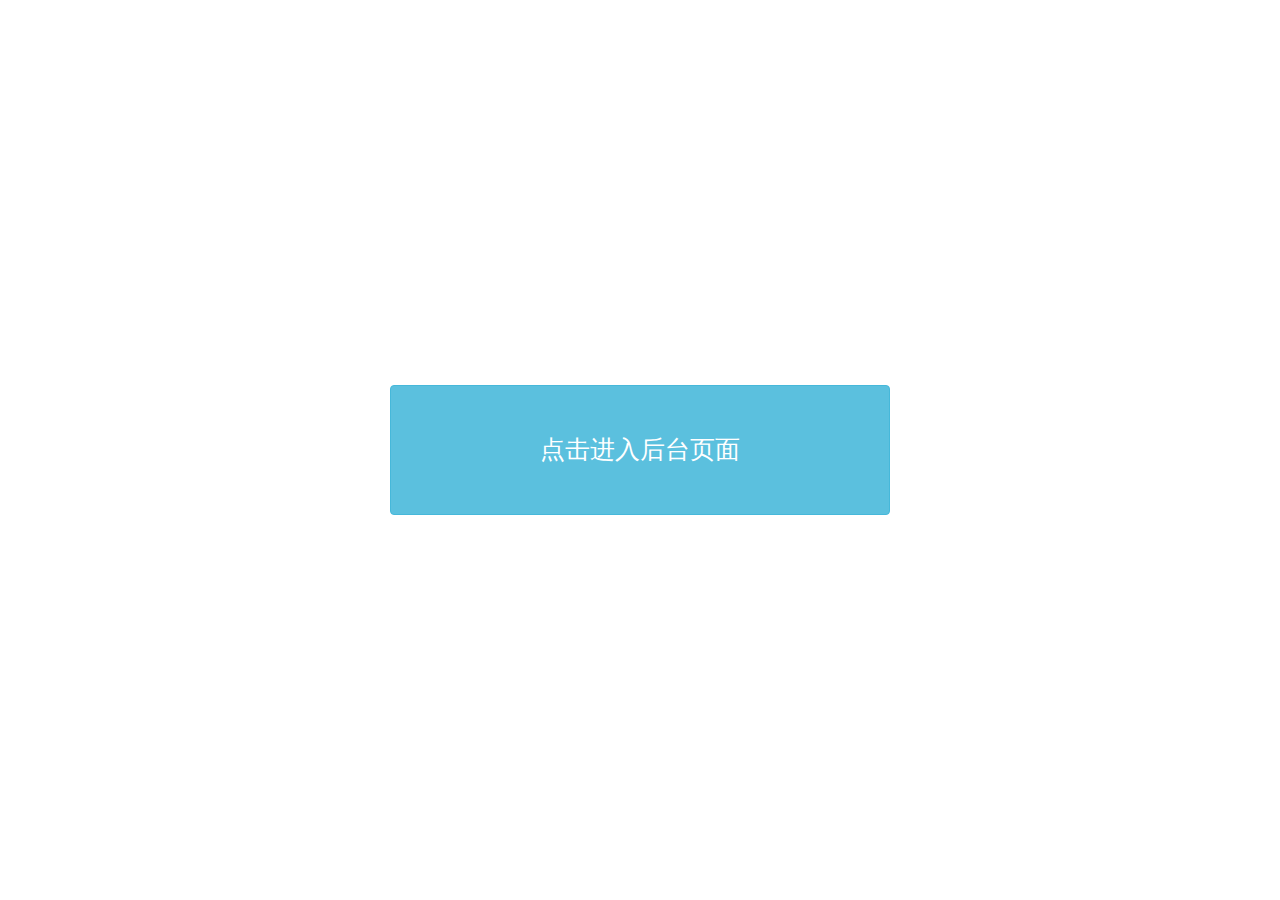
<file: WebContent/pages/houtai.html>
<!DOCTYPE html>
<html>
<head>
<meta charset="UTF-8">
<title>Insert title here</title>
<link href="css/bootstrap.min.css" rel="stylesheet" type="text/css">
<style type="text/css">
#bsex{
width:500px;
height:130px;
font-size:25px;
 position: absolute;
          top: 0;
          right: 0;
          bottom: 0;
          left: 0;
          margin:auto;
}
@media screen and (max-width: 760px) {
#bsex{
width:400px;
height:100px;
}
}
@media screen and (max-width: 400px) {
#bsex{
width:380px;

}
}
@media screen and (max-width: 390px) {
#bsex{
width:340px;

}

}
</style>
</head>
<body>


<a href="../MAINpages/yonghu.jsp"><button id="bsex" type="button" class="btn btn-info col-sm-4">点击进入后台页面</button></a>
</body>
</html>
</file>
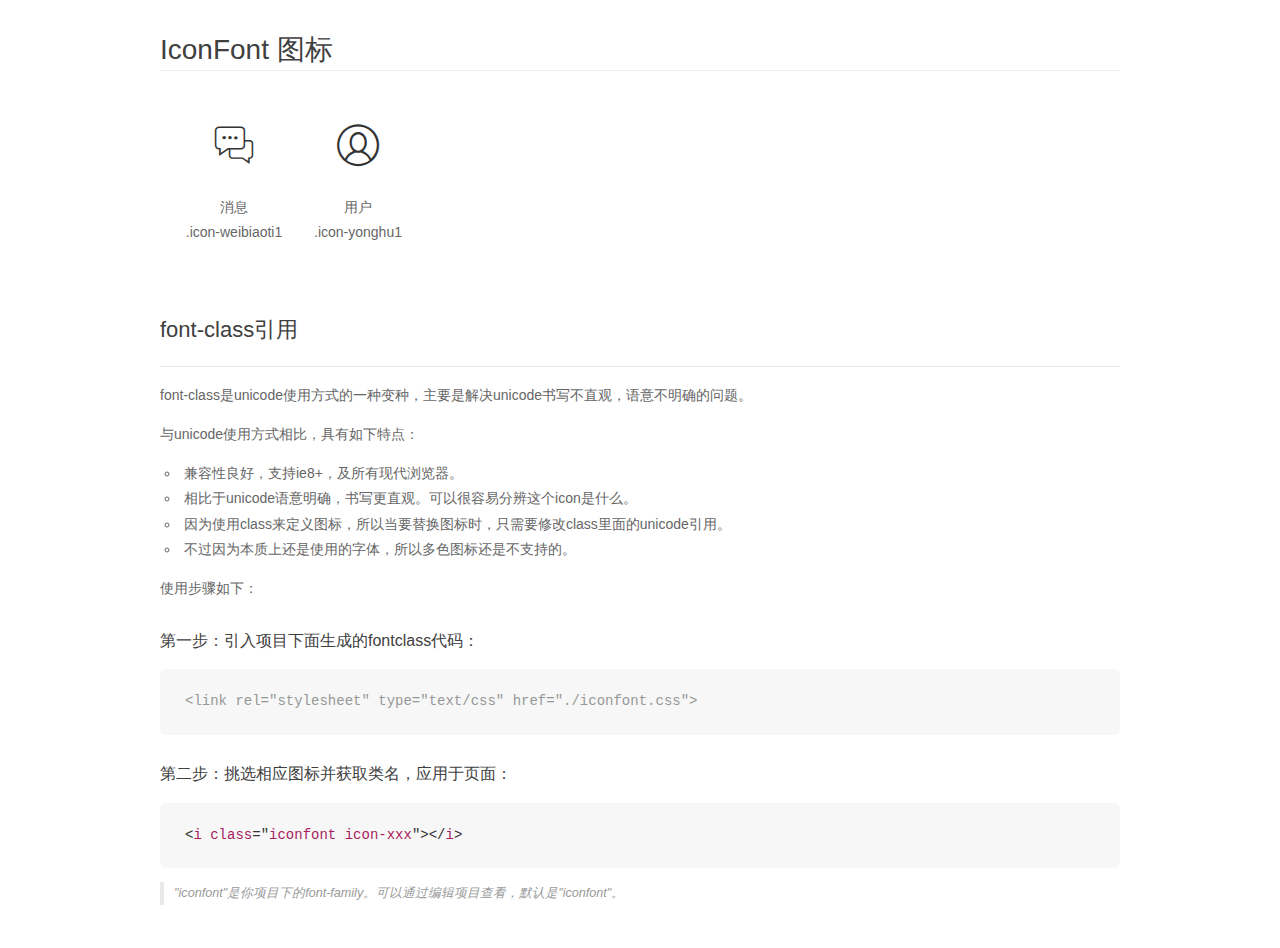
<file: WebContent/MAINpages/font1/demo_fontclass.html>
<!DOCTYPE html>
<html>
<head>
    <meta charset="utf-8"/>
    <title>IconFont</title>
    <link rel="stylesheet" href="demo.css">
    <link rel="stylesheet" href="iconfont.css">
</head>
<body>
    <div class="main markdown">
        <h1>IconFont 图标</h1>
        <ul class="icon_lists clear">
            
                <li>
                <i class="icon iconfont icon-weibiaoti1"></i>
                    <div class="name">消息</div>
                    <div class="fontclass">.icon-weibiaoti1</div>
                </li>
            
                <li>
                <i class="icon iconfont icon-yonghu1"></i>
                    <div class="name">用户</div>
                    <div class="fontclass">.icon-yonghu1</div>
                </li>
            
        </ul>

        <h2 id="font-class-">font-class引用</h2>
        <hr>

        <p>font-class是unicode使用方式的一种变种，主要是解决unicode书写不直观，语意不明确的问题。</p>
        <p>与unicode使用方式相比，具有如下特点：</p>
        <ul>
        <li>兼容性良好，支持ie8+，及所有现代浏览器。</li>
        <li>相比于unicode语意明确，书写更直观。可以很容易分辨这个icon是什么。</li>
        <li>因为使用class来定义图标，所以当要替换图标时，只需要修改class里面的unicode引用。</li>
        <li>不过因为本质上还是使用的字体，所以多色图标还是不支持的。</li>
        </ul>
        <p>使用步骤如下：</p>
        <h3 id="-fontclass-">第一步：引入项目下面生成的fontclass代码：</h3>


        <pre><code class="lang-js hljs javascript"><span class="hljs-comment">&lt;link rel="stylesheet" type="text/css" href="./iconfont.css"&gt;</span></code></pre>
        <h3 id="-">第二步：挑选相应图标并获取类名，应用于页面：</h3>
        <pre><code class="lang-css hljs">&lt;<span class="hljs-selector-tag">i</span> <span class="hljs-selector-tag">class</span>="<span class="hljs-selector-tag">iconfont</span> <span class="hljs-selector-tag">icon-xxx</span>"&gt;&lt;/<span class="hljs-selector-tag">i</span>&gt;</code></pre>
        <blockquote>
        <p>"iconfont"是你项目下的font-family。可以通过编辑项目查看，默认是"iconfont"。</p>
        </blockquote>
    </div>
</body>
</html>
</file>
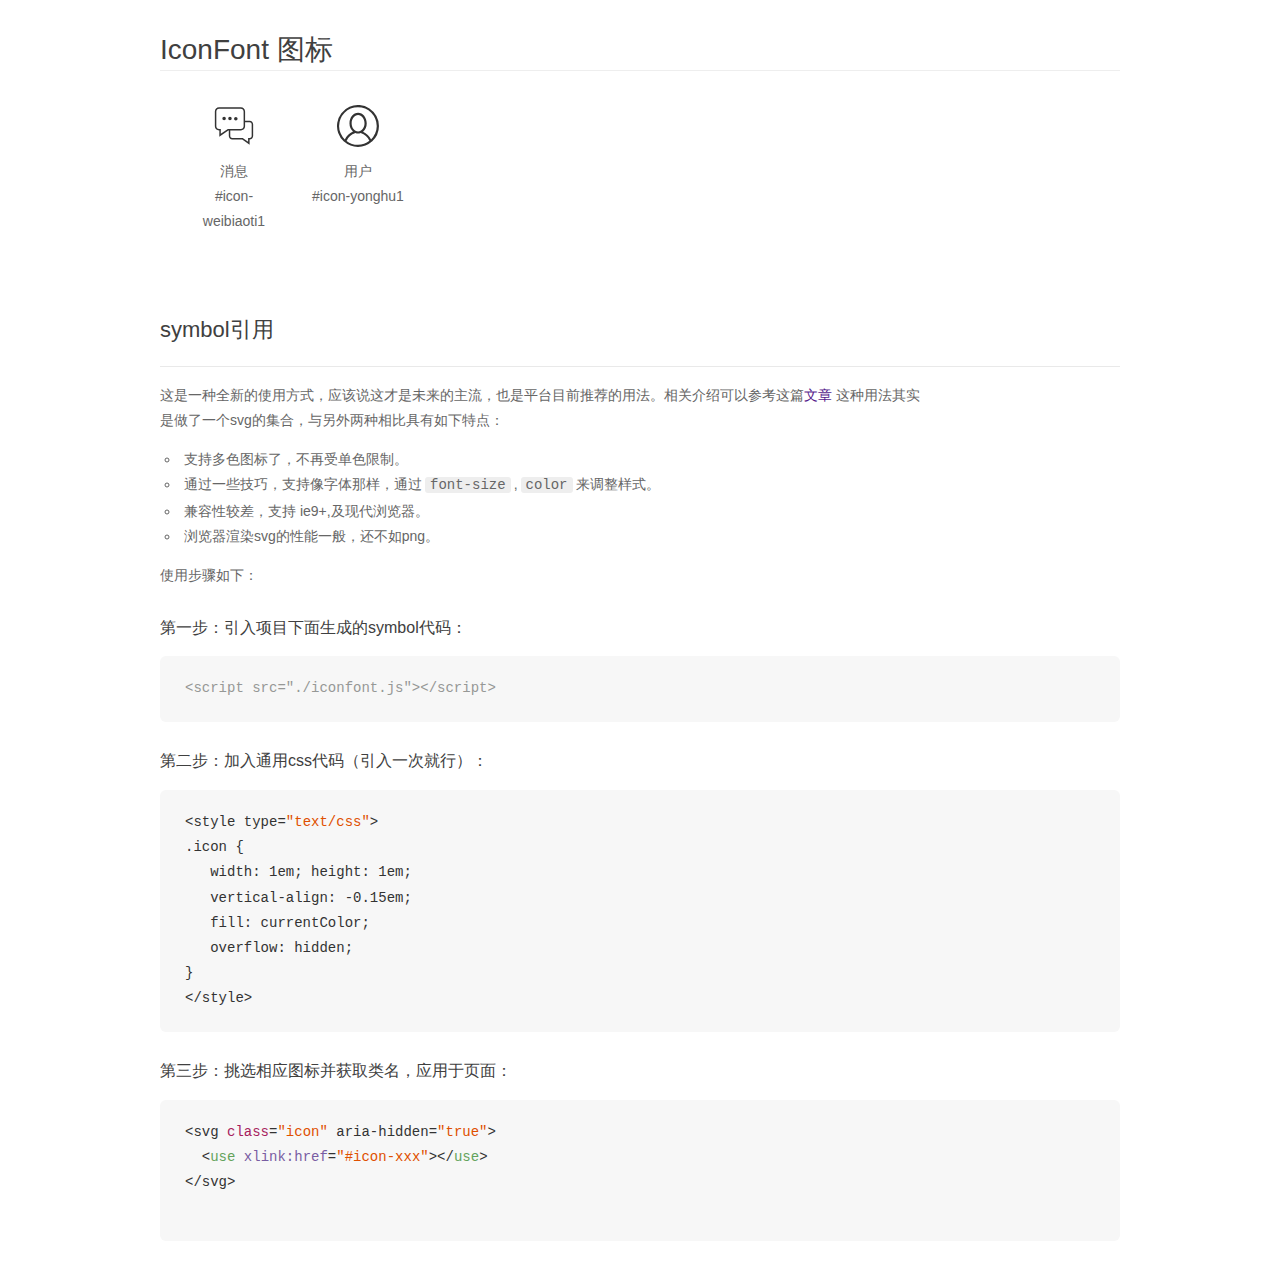
<file: WebContent/MAINpages/font1/demo_symbol.html>
<!DOCTYPE html>
<html>
<head>
    <meta charset="utf-8"/>
    <title>IconFont</title>
    <link rel="stylesheet" href="demo.css">
    <script src="iconfont.js"></script>

    <style type="text/css">
        .icon {
          /* 通过设置 font-size 来改变图标大小 */
          width: 1em; height: 1em;
          /* 图标和文字相邻时，垂直对齐 */
          vertical-align: -0.15em;
          /* 通过设置 color 来改变 SVG 的颜色/fill */
          fill: currentColor;
          /* path 和 stroke 溢出 viewBox 部分在 IE 下会显示
             normalize.css 中也包含这行 */
          overflow: hidden;
        }

    </style>
</head>
<body>
    <div class="main markdown">
        <h1>IconFont 图标</h1>
        <ul class="icon_lists clear">
            
                <li>
                    <svg class="icon" aria-hidden="true">
                        <use xlink:href="#icon-weibiaoti1"></use>
                    </svg>
                    <div class="name">消息</div>
                    <div class="fontclass">#icon-weibiaoti1</div>
                </li>
            
                <li>
                    <svg class="icon" aria-hidden="true">
                        <use xlink:href="#icon-yonghu1"></use>
                    </svg>
                    <div class="name">用户</div>
                    <div class="fontclass">#icon-yonghu1</div>
                </li>
            
        </ul>


        <h2 id="symbol-">symbol引用</h2>
        <hr>

        <p>这是一种全新的使用方式，应该说这才是未来的主流，也是平台目前推荐的用法。相关介绍可以参考这篇<a href="">文章</a>
        这种用法其实是做了一个svg的集合，与另外两种相比具有如下特点：</p>
        <ul>
          <li>支持多色图标了，不再受单色限制。</li>
          <li>通过一些技巧，支持像字体那样，通过<code>font-size</code>,<code>color</code>来调整样式。</li>
          <li>兼容性较差，支持 ie9+,及现代浏览器。</li>
          <li>浏览器渲染svg的性能一般，还不如png。</li>
        </ul>
        <p>使用步骤如下：</p>
        <h3 id="-symbol-">第一步：引入项目下面生成的symbol代码：</h3>
        <pre><code class="lang-js hljs javascript"><span class="hljs-comment">&lt;script src="./iconfont.js"&gt;&lt;/script&gt;</span></code></pre>
        <h3 id="-css-">第二步：加入通用css代码（引入一次就行）：</h3>
        <pre><code class="lang-js hljs javascript">&lt;style type=<span class="hljs-string">"text/css"</span>&gt;
.icon {
   width: <span class="hljs-number">1</span>em; height: <span class="hljs-number">1</span>em;
   vertical-align: <span class="hljs-number">-0.15</span>em;
   fill: currentColor;
   overflow: hidden;
}
&lt;<span class="hljs-regexp">/style&gt;</span></code></pre>
        <h3 id="-">第三步：挑选相应图标并获取类名，应用于页面：</h3>
        <pre><code class="lang-js hljs javascript">&lt;svg <span class="hljs-class"><span class="hljs-keyword">class</span></span>=<span class="hljs-string">"icon"</span> aria-hidden=<span class="hljs-string">"true"</span>&gt;<span class="xml"><span class="hljs-tag">
  &lt;<span class="hljs-name">use</span> <span class="hljs-attr">xlink:href</span>=<span class="hljs-string">"#icon-xxx"</span>&gt;</span><span class="hljs-tag">&lt;/<span class="hljs-name">use</span>&gt;</span>
</span>&lt;<span class="hljs-regexp">/svg&gt;
        </span></code></pre>
    </div>
</body>
</html>
</file>
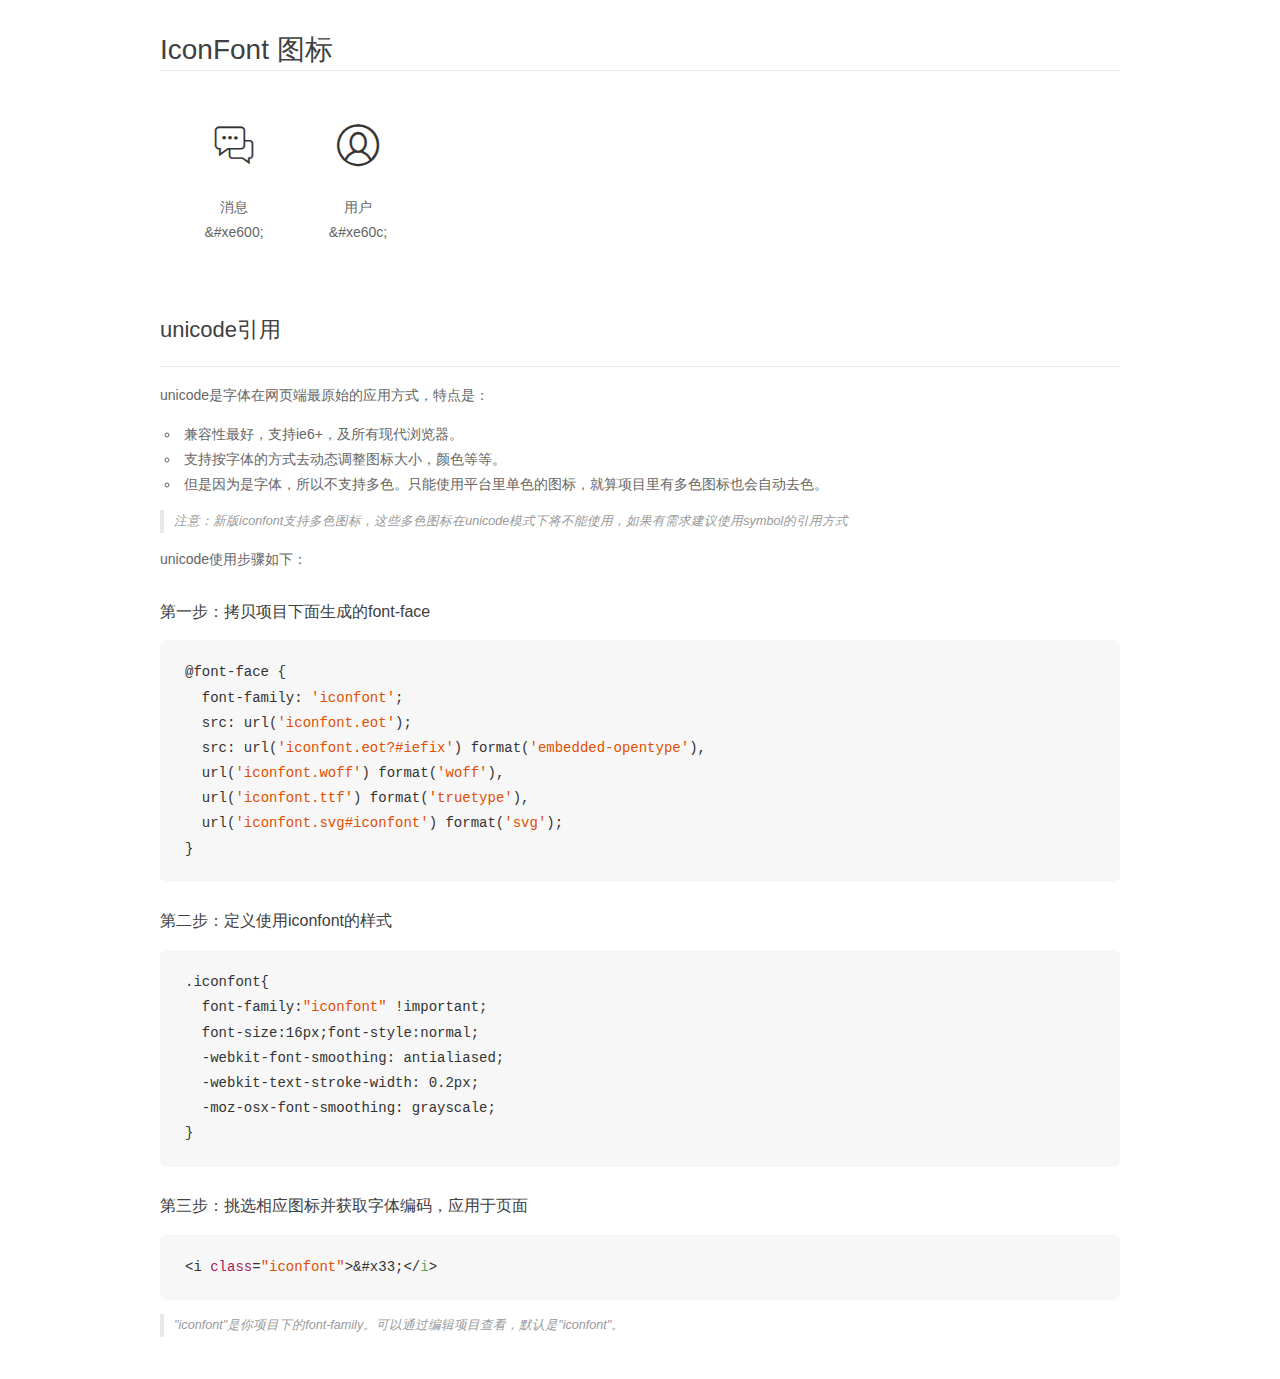
<file: WebContent/MAINpages/font1/demo_unicode.html>
<!DOCTYPE html>
<html>
<head>
    <meta charset="utf-8"/>
    <title>IconFont</title>
    <link rel="stylesheet" href="demo.css">

    <style type="text/css">

        @font-face {font-family: "iconfont";
          src: url('iconfont.eot'); /* IE9*/
          src: url('iconfont.eot#iefix') format('embedded-opentype'), /* IE6-IE8 */
          url('iconfont.woff') format('woff'), /* chrome, firefox */
          url('iconfont.ttf') format('truetype'), /* chrome, firefox, opera, Safari, Android, iOS 4.2+*/
          url('iconfont.svg#iconfont') format('svg'); /* iOS 4.1- */
        }

        .iconfont {
          font-family:"iconfont" !important;
          font-size:16px;
          font-style:normal;
          -webkit-font-smoothing: antialiased;
          -webkit-text-stroke-width: 0.2px;
          -moz-osx-font-smoothing: grayscale;
        }

    </style>
</head>
<body>
    <div class="main markdown">
        <h1>IconFont 图标</h1>
        <ul class="icon_lists clear">
            
                <li>
                <i class="icon iconfont">&#xe600;</i>
                    <div class="name">消息</div>
                    <div class="code">&amp;#xe600;</div>
                </li>
            
                <li>
                <i class="icon iconfont">&#xe60c;</i>
                    <div class="name">用户</div>
                    <div class="code">&amp;#xe60c;</div>
                </li>
            
        </ul>
        <h2 id="unicode-">unicode引用</h2>
        <hr>

        <p>unicode是字体在网页端最原始的应用方式，特点是：</p>
        <ul>
        <li>兼容性最好，支持ie6+，及所有现代浏览器。</li>
        <li>支持按字体的方式去动态调整图标大小，颜色等等。</li>
        <li>但是因为是字体，所以不支持多色。只能使用平台里单色的图标，就算项目里有多色图标也会自动去色。</li>
        </ul>
        <blockquote>
        <p>注意：新版iconfont支持多色图标，这些多色图标在unicode模式下将不能使用，如果有需求建议使用symbol的引用方式</p>
        </blockquote>
        <p>unicode使用步骤如下：</p>
        <h3 id="-font-face">第一步：拷贝项目下面生成的font-face</h3>
        <pre><code class="lang-js hljs javascript">@font-face {
  font-family: <span class="hljs-string">'iconfont'</span>;
  src: url(<span class="hljs-string">'iconfont.eot'</span>);
  src: url(<span class="hljs-string">'iconfont.eot?#iefix'</span>) format(<span class="hljs-string">'embedded-opentype'</span>),
  url(<span class="hljs-string">'iconfont.woff'</span>) format(<span class="hljs-string">'woff'</span>),
  url(<span class="hljs-string">'iconfont.ttf'</span>) format(<span class="hljs-string">'truetype'</span>),
  url(<span class="hljs-string">'iconfont.svg#iconfont'</span>) format(<span class="hljs-string">'svg'</span>);
}
</code></pre>
        <h3 id="-iconfont-">第二步：定义使用iconfont的样式</h3>
        <pre><code class="lang-js hljs javascript">.iconfont{
  font-family:<span class="hljs-string">"iconfont"</span> !important;
  font-size:<span class="hljs-number">16</span>px;font-style:normal;
  -webkit-font-smoothing: antialiased;
  -webkit-text-stroke-width: <span class="hljs-number">0.2</span>px;
  -moz-osx-font-smoothing: grayscale;
}
</code></pre>
        <h3 id="-">第三步：挑选相应图标并获取字体编码，应用于页面</h3>
        <pre><code class="lang-js hljs javascript">&lt;i <span class="hljs-class"><span class="hljs-keyword">class</span></span>=<span class="hljs-string">"iconfont"</span>&gt;&amp;#x33;<span class="xml"><span class="hljs-tag">&lt;/<span class="hljs-name">i</span>&gt;</span></span></code></pre>

        <blockquote>
        <p>"iconfont"是你项目下的font-family。可以通过编辑项目查看，默认是"iconfont"。</p>
        </blockquote>
    </div>


</body>
</html>
</file>
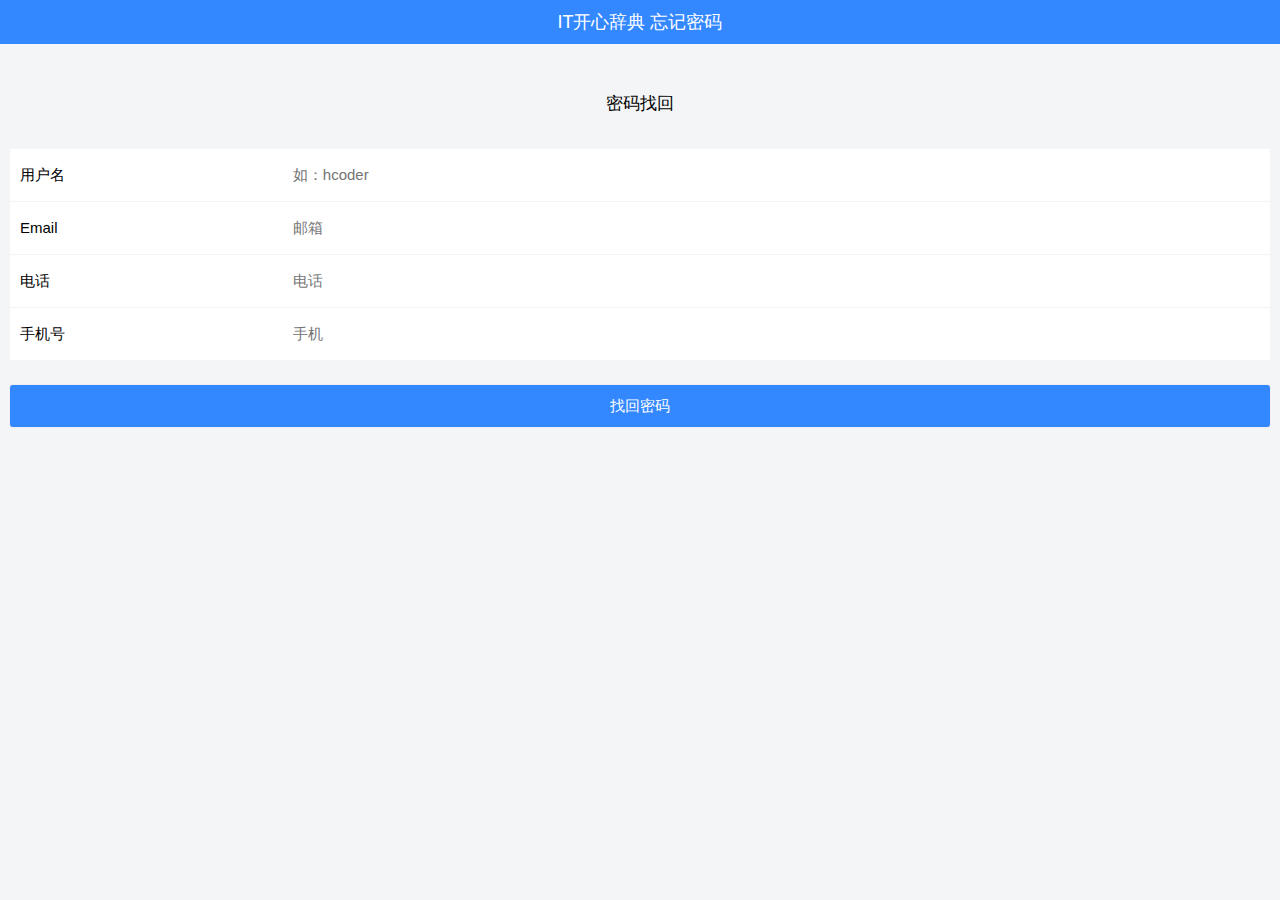
<file: WebContent/pages/html/forgetpassword.html>
<!DOCTYPE html>
<html>
<head>
<meta charset="utf-8">
<meta name="viewport" content="initial-scale=1.0, maximum-scale=1.0, user-scalable=no" />
<title>IT开心辞典 忘记密码</title>
<link rel="stylesheet" type="text/css" href="../css/hui.css" />
</head>
<body style="background:#F4F5F6;">
<header class="hui-header">
    <h1>IT开心辞典 忘记密码</h1>
</header>
<div class="hui-wrap">
    <div class="hui-center-title" style="margin-top:35px;"><h1 style="border:0px;">密码找回</h1></div>
    <div style="margin:20px 10px; margin-bottom:15px;" class="hui-form" id="form1">
        <div class="hui-form-items">
            <div class="hui-form-items-title">用户名</div>
            <input type="text" class="hui-input hui-input-clear"  id = "yh" placeholder="如：hcoder" />
        </div>
        <div class="hui-form-items">
            <div class="hui-form-items-title">Email</div>
            <input type="email" class="hui-input hui-pwd-eye" placeholder="邮箱" id="email"  />
        </div>
        <div class="hui-form-items">
            <div class="hui-form-items-title">电话</div>
            <input type="text" class="hui-input hui-pwd-eye" placeholder="电话" id="phone" />
        </div>
        <div class="hui-form-items">
              <div class="hui-form-items-title">手机号</div>
            <input type="number" class="hui-input"   placeholder="手机"  id="mobile" />
        </div>
    </div>
    <div style="padding:10px; padding-top:10px;">
        <button type="button" class="hui-button hui-button-large hui-primary" id="submit">找回密码</button>
    </div>
</div>
<script type="text/javascript" src="../js/hui.js" charset="UTF-8"></script>

<script type="text/javascript">
hui('#submit').click(function(){
    //验证
    var yh = hui('#yh').val();
   var email = hui("#email").val();
   var phone = hui("#phone").val();
   var mobile = hui("#mobile").val();
   if (yh.length != 0 && email.length != 0 && phone.length != 0 && mobile.length != 0) {


    hui.iconToast('验证通过！');
   }else{

    hui.upToast('你没有输入完整的信息');
   }
  
});
</script>
</body>
</html>
</file>
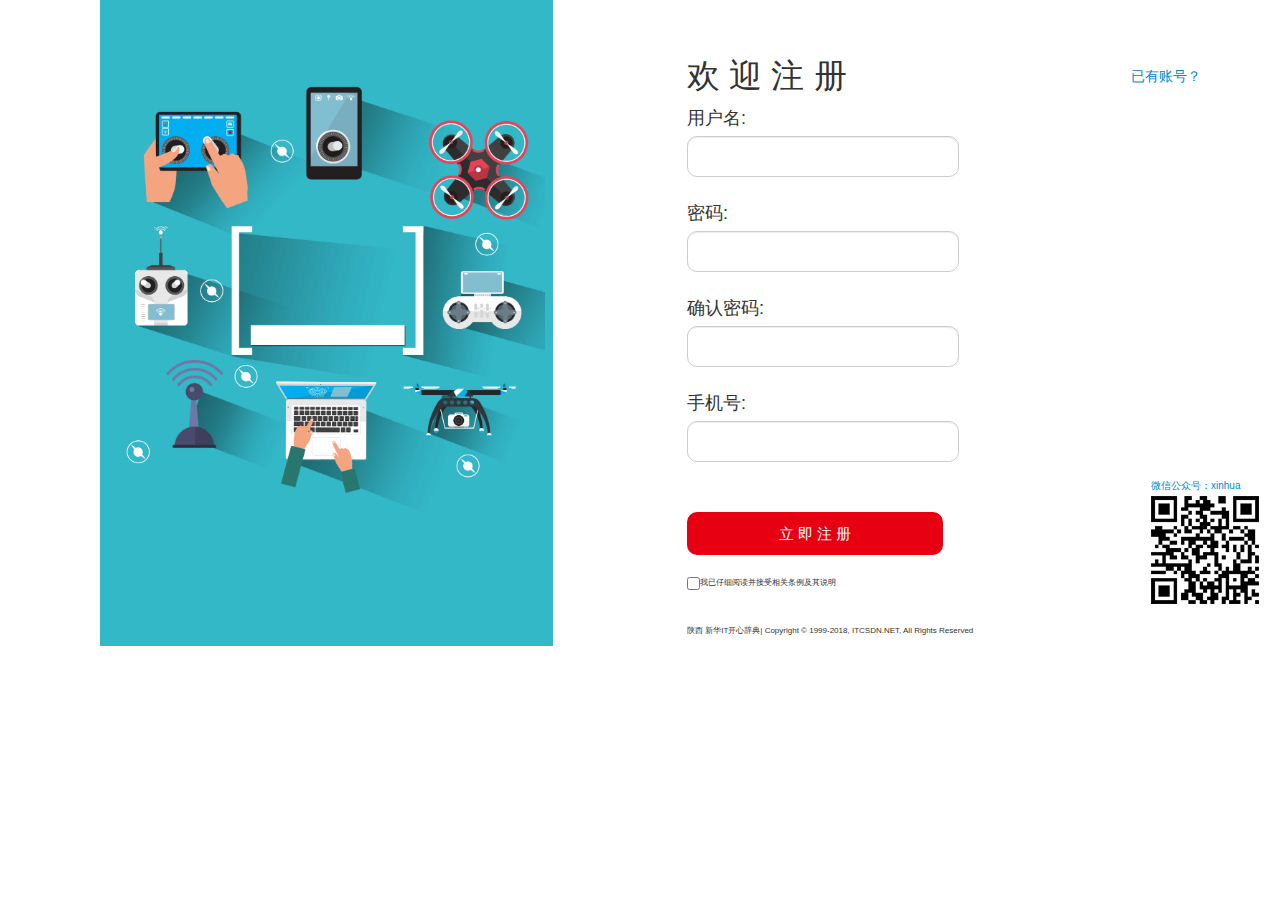
<file: WebContent/pages/html/register.html>
<!DOCTYPE html>
<html lang="en">
<head>
    <meta charset="UTF-8" />
    <title>欢迎来到IT辞典注册</title>
     <link rel="stylesheet" type="text/css" href="../css/bootstrap.css">
    <link rel="stylesheet" type="text/css" href="../css/reCss.css">
</head>
<body>






    <!--最大的盒子居中-->
    <div class="cent">

        <div class="neiron">

            <div class="left_nei">
                <!--图片在左边-->
            </div>

            <div class="right_nei">
                <!--右边边框所在的地方，主要表单区-->

                <div class="rig_form">
                    <span>欢  迎  注  册</span>
				<form id="allform">
                    <div class="rig_talble">
                        <li class="top_li"><span>用户名:</span></li>
                        <li><input type="text" name="user" id="user"></li>
                    </div>
                    <div class="rig_talble">
                        <li class="top_li"><span>密码:</span></li>
                        <li><input type="password" id="pw" name="pw"></li>
                    </div>
                    <div class="rig_talble">
                        <li class="top_li"><span>确认密码:</span></li>
                        <li><input type="password" id="pw1" name="pw1"></li>
                    </div>
                    <div class="rig_talble">
                        <li class="top_li"><span>手机号:</span></li>
                        <li><input type="text" id="number" name="phone"></li>
                    </div>
</form>

                    <div class="liji">
                    <input type="button"  name="" id="zc" value="立 即 注 册">
                    </div>

                    <div class="bottom">
                        <li><input type="checkbox" name=""><span>我已仔细阅读并接受相关条例及其说明</span></li>
                        <li><span>陕西 新华IT开心辞典| Copyright © 1999-2018, ITCSDN.NET, All Rights Reserved</span></li>
                    </div>

                </div>

                <div class="right_lef">
                    <!--右边区域-->
                    <span><a href="">已有账号？</a></span>

                    <!--二维码-->
                    <div class="ma">
                    <p><a href="">微信公众号：xinhua</a></p>
                    <img src="../images/register-1.jpg" alt="">

                    </div>
                </div>

            </div>
        </div>
    </div>
   <button class="btn btn-primary btn-lg" id="ymsure" data-toggle="modal" data-target="#myModal" style="display:none"></button>
    <!-- 模态框（Modal） -->
<div class="modal fade" id="myModal" tabindex="-1" role="dialog" aria-labelledby="myModalLabel" aria-hidden="true">
    <div class="modal-dialog">
        <div class="modal-content">
            <div class="modal-header">
                <button type="button" class="close" data-dismiss="modal" aria-hidden="true">&times;</button>
                <h4 class="modal-title" id="myModalLabel">模态框（Modal）标题</h4>
            </div>
            <div class="modal-body">
            
            <form id="ymform">
            <input type="text" placeholder="请输入您的验证码" name="ym" id="ym"/>
            </form>
            
            </div>
            <div"C:/Users/Administrator/Desktop/后台管理/html/houtai.html" class="modal-footer">
                <button type="button" class="btn btn-default" data-dismiss="modal">关闭</button>
                <button type="button" id="subym" class="btn btn-primary">提交更改</button>
            </div>
        </div><!-- /.modal-content -->
    </div><!-- /.modal -->
        <script src="../js/jquery-3.3.1.js"></script>
    <script src="../js/bootstrap.min.js"></script>

    <script>
    
    var num="";
    
    $("#zc").click(function(){
    
    	var user = $("#user").val();
    	
    	var pw = $("#pw").val();
    	
    	var pw1 = $("#pw1").val();
    	
    	var number = $("#number").val();
    	
    	
    	if(user.length == 0 || pw.length == 0 || pw1.length == 0 || number.length == 0){
    		
    		alert("您没有输入完整的信息");
    	}else{
    		
    		if(user.length >=4 ){
    			
    			if(pw.length >= 7){
    				
    				if(pw1 == pw){
    					   
    			  		var regExp = /^(86)?((13\d{9})|(15[0,1,2,3,5,6,7,8,9]\d{8})|(18[0,5,6,7,8,9]\d{8}))$/;  	
    					
    		if (!regExp.test(number)){
    			
    			alert("我最亲爱的用户！ 您的手机号格式有误")
    			
    			
    		}else{
    			
   		
    			
     			$.ajax({      //最外层ajax
    	   			 
       				
       				cache: false,
       				 
       				type: "POST",
       				 
       				url:"../../MAINpages/UserTrue.jsp",
       				
       				datatype:"text",
       				 
       				data:{user:user},
       				 
       				async: false,
       				 
       				success: function(data) { //最外层ajax返回值
       		
    				var zhi = $.trim(data);
       					
    				if(zhi == "成功"){
    		
    					alert("你的用户名已经被注册");
    				
    				}else{   //else ajax返回
    					
    					for(var i=0;i<4;i++){  
    		    			  
    	    				num+=Math.floor(Math.random()*10)  
    	    			
    	    			} 
    					
    					$.ajax({
    	    	   			 
    	       				
    	       				cache: false,
    	       				 
    	       				type: "POST",
    	       				 
    	       				url:"../../MAINpages/Regym.jsp",
    	       				
    	       				datatype:"text",
    	       				 
    	       				data:{num:num,number:number},
    	       				 
    	       				async: false,
    	       				 
    	       				});
    		
    	    			
    	    			$("#ymsure").click();
    	    			
    	    		$("#subym").click(function(){   //function 点击验证
    	    		
    	    		var ym = $("#ym").val();
    	    		
    	    		if(ym.length == 0){
    	    			
    	    			alert("我最亲爱的用户！ 您的验证码没有输入")
    	    			
    	    		}else{   //else 验证码不等于0的情况下
    	    			
    	    			if(ym == num){
    	    				
    	    				
    	    				$.ajax({
    	    		    	   	
    	           				cache: false,
    	           				 
    	           				type: "POST",
    	           				 
    	           				url:"../../MAINpages/Re.jsp",
    	           				
    	           				datatype:"text",
    	           				 
    	           				data:$("#allform").serialize(),
    	           				 
    	           				async: false,
    	     		 
    	           				success: function(data) {
    	           		
    	        				var zhi = $.trim(data);
    	           					
    	        				if(zhi == "注册成功"){
    	        					
    	        					
    	        					window.open("zixun-1.jsp");
    	        					
    	        				}else{
    	        					
    	        					alert(zhi);
    	        				}
    	           					
    	           				
    	           				}
    	           				});
    	    				
    	    				
    	    			}else{
    	    				
    	    				alert("我最亲爱的用户！ 您的验证码输入错误")
    	    			}
    		
       				
       				}    //else 验证码不等于0的情况下
       				});   //function 点击验证
       				
       				}  //else ajax返回		
       				
     }  //最外层ajax返回值
	
    			
     			})    //最外层ajax
    		
 					
      
    		}
    					
    				}else{
    					
    					alert("我最亲爱的用户！ 您两次输入的密码不一致")
    				}
    				
    				
    			}else{
    				
    				alert("我最亲爱的用户！ 您的密码必须最少为7个字符")
    			}
    			
    			
    		}else{
    			
    			alert("我最亲爱的用户！ 您的账号必须最少为四个字符")
    			
    		}
    		
    	}
    	
    })
    
    
    
    </script>
</body>
</html>
</file>
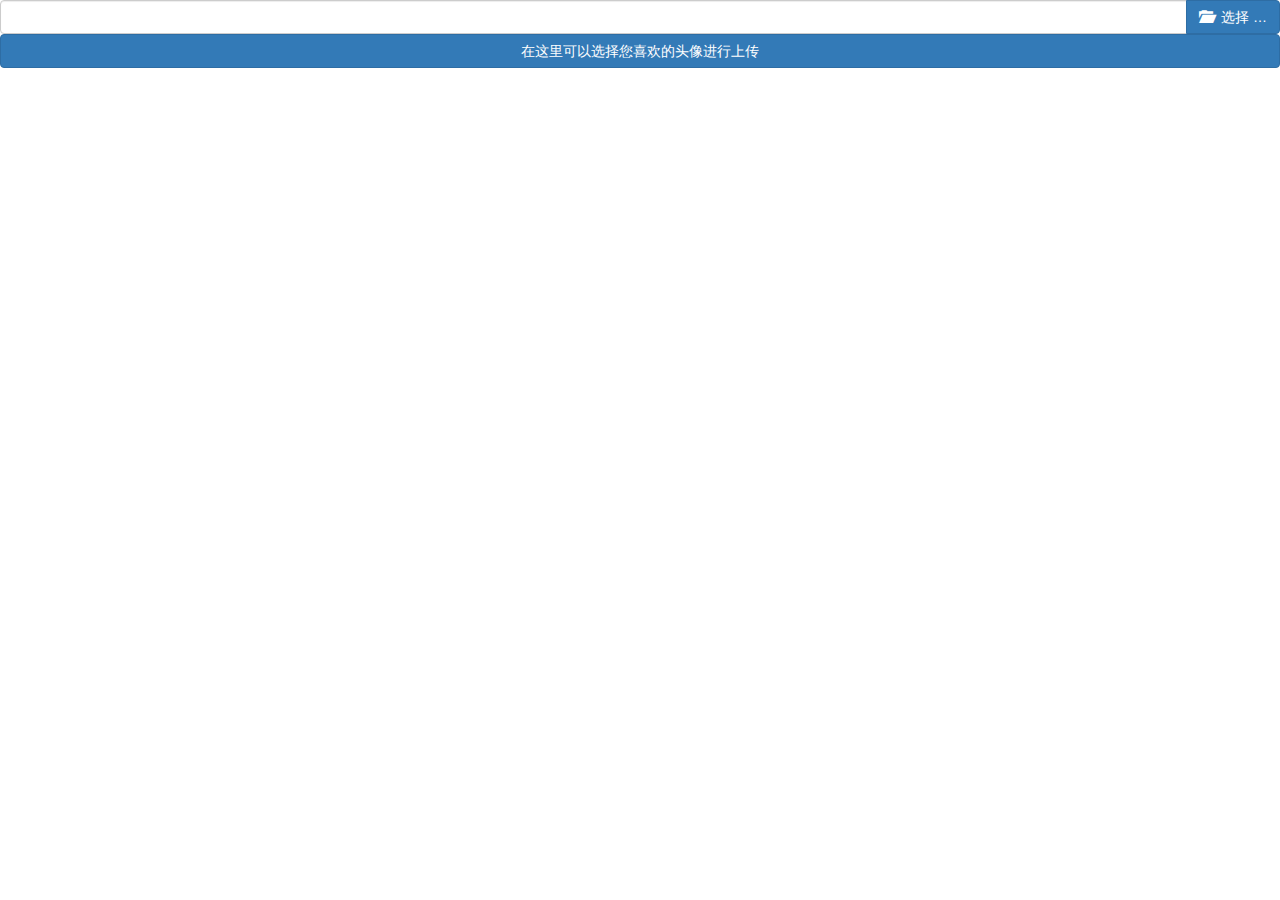
<file: WebContent/pages/html/Sctx.html>
<!DOCTYPE html>
<html>
<head>
<meta charset="UTF-8">
<title>Insert title here</title>
 <link href="../css/bootstrap.min.css" rel="stylesheet" type="text/css">
 <link href="../css/fileinput.css" media="all" rel="stylesheet" type="text/css" />	
</head>
<body>
<div class="all">

            <form id="uploadForm" action="../../MAINpages/User/Sctx.jsp" enctype="multipart/form-data" method="post" name="fileinfo">
            <input id="file-0a" class="file" type="file" multiple data-min-file-count="1" name="file"/>
              <button id="fabiaos" style="width:100%;" type="submit" class="btn btn-primary">在这里可以选择您喜欢的头像进行上传</button>
        </form>
           
</div>
<script src="../js/jquery-3.2.1.min.js"></script>
<script src="../js/bootstrap.min.js"></script>
<script src="../js/fileinput.js" type="text/javascript"></script>
<script src="../js/fileinput_locale_zh.js" type="text/javascript"></script>
</body>
</html>
</file>
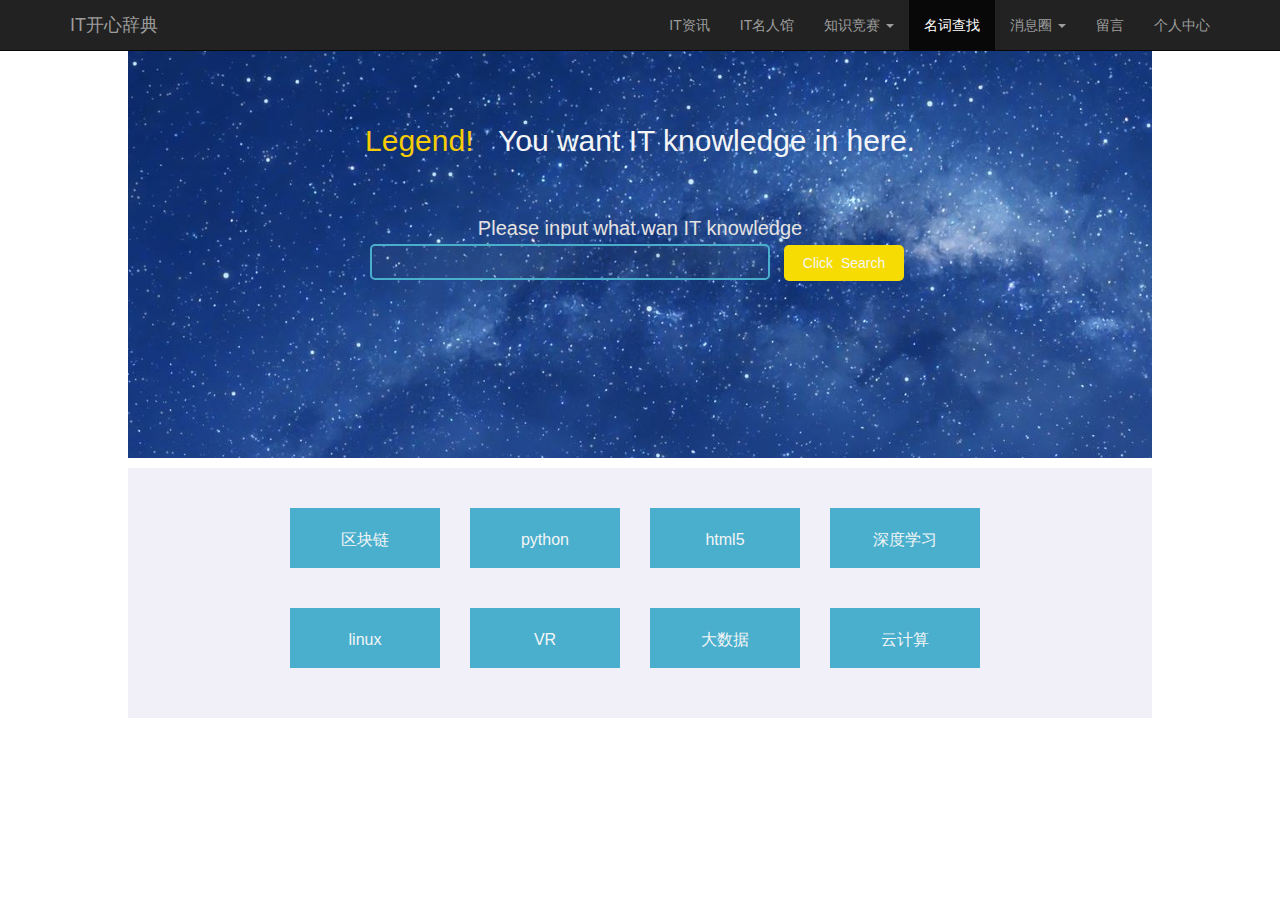
<file: WebContent/pages/html/search2.html>
<!DOCTYPE html>
<html lang="en">
<head>
    <meta charset="UTF-8" />
     <meta name="viewport" content="width=device-width, initial-scale=1" />
    <title>sousuo</title>

    <!-- 引入css文件 -->
     <link href="../css/bootstrap.min.css" rel="stylesheet" type="text/css">

    <link rel="stylesheet" type="text/css" href="../css/search2.css">

     <link rel="stylesheet" type="text/css" href="../css/login.css">

      <link rel="stylesheet" type="text/css" href="../css/result.css">

    <script src="../fonts/font_login/iconfont.js"></script>
<style type="text/css">
 .chap{
	position:relative;
    z-index: 999999;
    width: 50px;
    height: 50px;
    text-align: center;
    font-size: 30px;
   top: 5px;
 left: 830px; 
   color:white;
   
}
.chap:hover{
	
    background-color: rgba(12,12,12,0.5);
    cursor: pointer;
}


@media screen and (max-width:1020px){
.chap{
  left: 370px; 

}
}
@media screen and (max-width:760px){
.chap{
  left: 280px; 

}
}
@media screen and (max-width:400px){
.chap{
  left: 230px; 

}

}

</style>
</head>
<body>
<div class = "ll" style = "display:none;z-index: 999999999;">
<div class="chap"><Span>&chi;</Span></div> 

        <div class = "txt">
            <h4 style = "color:rgba(238,80,37,0.8)">
            <br/>您搜索的结果为：</h4>
        <ul class="jgz">
            
            
        </ul>
        </div>

    </div>
<div class="beijing" id="bbb" style="width: 100%;height: 100%;position: fixed;background-color: rgba(196,196,196,0.5);z-index: 9999; display: none;"></div>
<div class = "all">

<nav class="navbar navbar-default navbar-inverse navbar-fixed-top" role="navigation">
  <div class="container">
    <div class="navbar-header">
      <button type="button" class="navbar-toggle" data-toggle="collapse" data-target="#navbar-menu">
        <span class="sr-only"></span>
        <span class="icon-bar"></span>
        <span class="icon-bar"></span>
        <span class="icon-bar"></span>
      <span class="icon-bar"></span>
      </button>
      <a href="#" class="navbar-brand nav-title">IT开心辞典</a>
    </div>
    <div class="collapse navbar-collapse" id="navbar-menu">
      <ul class="nav navbar-nav navbar-right">
        <li class="cative login" id="login-dh"><a href="#">登录</a></li>
        <li class="cative"><a href="zixun-1.jsp">IT资讯</a></li>
        <li class="cative"><a href="mingren.jsp">IT名人馆</a></li>
        <li class="dropdown">
                <a href="#" class="dropdown-toggle" data-toggle="dropdown">
                    知识竞赛
                    <b class="caret"></b>
                </a>
                <ul class="dropdown-menu">
                    <li><a href="zhishi.jsp">知识答辩</a></li>
                    <li><a href="zhishi1.jsp">知识升级</a></li>
                    <li><a href="zhishi2.html">知识积分</a></li>
                    <li><a href="zhishi4.html">知识排行</a></li>
                </ul>
          </li>



        <li class="active"><a href="search2.html">名词查找</a></li>
        <li class="dropdown">
                <a href="#" class="dropdown-toggle" data-toggle="dropdown">
                    消息圈
                    <b class="caret"></b>
                </a>
                <ul class="dropdown-menu">
                    <li><a href="xiaoxi.html">发表</a></li>
                 
                    <li><a href="xiaoxi-2.html">我的消息圈</a></li>
<!--                     <li><a href="xiaoxi-3.html">IT表白墙</a></li> -->
                </ul>
          </li>
        <li class="cative"><a href="liuyan.html">留言</a></li>
        <li class="cative"><a href="geren.html">个人中心</a></li>
      </ul>
    </div>
  </div>
</nav>

<div class="nei">
        <div class="top_nei">
            <img src="../images/logo.png" alt="">
            <div class="cha"><Span>&chi;</Span></div>
        </div>
        <div class="bottom_nei">
            <!--表单区域-->
            <div class="log">

            </div>
            <div class="log2">
                <span>Login  </span>
                <a href="">IT辞典</a>
            </div>

            <!--登录输入框-->
            <div class="inpu">
                <input id="user" type="text" name="" placeholder="UserName">


                <svg class="icon input_ico" aria-hidden="true">
                  <use xlink:href="#icon-account"></use>
                </svg>


            </div>

             <div class="inpu inpu2">
                <input id="pw" type="password" name="" placeholder="Password">
                 <svg class="icon input_ico" aria-hidden="true">
                  <use xlink:href="#icon-password"></use>
                </svg>

            </div>

             <div class="inpu inpu2 butto">
                <input id="dlx" type="button" name="" value="登  录">

            </div>


            <!--登录注册小字部分-->

             <div class="log bom">
                <span id="zhuce"><a href="register.html" target="blank">注册</a></span>
                <span class="right"><a href="">忘记密码</a></span>
            </div>


        </div>
    </div>

    <div class = "back-image">
        <div class = "content">

            <div class = "title">
                <span style = "color: rgb(247, 204, 4)";>
                   Legend!&nbsp;&nbsp;
                </span>
                <span>You  want  IT  knowledge  in  here.</span>
            </div>

            <div class = "small-title">
                <span>Please   input   what  wan  IT  knowledge</span>
            </div>

            <div class = "put-btn-back">
                <div class = "put-btn">
                    <div class = "put">
                        <input style="padding-left: 10px;" id="ut" type="text" name="shuru"/>
                    </div>

                    <div class = "btn">
                        <input id="tn" type="button" value="Click&nbsp;&nbsp;Search">
                    </div>
                </div>
            </div>

        </div>
    </div>

    <div class = "module">

        <div class = "module-son">
            <ul id ="lis">
                <li class="tuij">区块链</li>
                <li class="tuij">python</li>
                <li class="tuij">html5</li>
                <li class="tuij">深度学习</li>
                <li class="tuij">linux</li>
                <li class="tuij">VR</li>
                <li class="tuij">大数据</li>
                <li class="tuij">云计算</li>
            </ul>
        </div>

    </div>

</div>





    <!-- 引入javaScript -->
   <script src="../js/jquery-3.3.1.js"></script>
   <script src="../js/bootstrap.min.js"></script>
    <script src="../js/search2.js"></script>
    <script>
    $.ajax({
        type : "GET",
        url : "../../MAINpages/sion.jsp",
        dataType : "text",
        success : function (data) {
        	var zhi = $.trim(data);
        	
        if(zhi != "null")	
          
        	$("#login-dh").css({
        		
        		"display":"none"
        	})
        }
    });

        $(".login").click(function(){

            $("#bbb").css({"display":"block"});
        $(document.body).css({"overflow-y":"hidden"});

            $(".nei").show(1100);

        })

        $(".cha").click(function(){

            $("#bbb").css({"display":"none"});
        $(document.body).css({"overflow-y":"auto"});

            $(".nei").hide(1000);
        })

        $("#zhuce").click(function(){

            $("#bbb").css({"display":"none"});
        $(document.body).css({"overflow-y":"auto"});
        $(".nei").hide(1000);
        })
        
        
        
        
   $("#tn").click(function(){
	
	var zhi =  $("#ut").val();
		
	$.ajax({
  	   	
				cache: false,
				 
				type: "POST",
				 
				url:"../../MAINpages/SouSuo/Sou.jsp",
				
			 	data: {zhi:zhi},
			 	
			 	dataType : "json", 
       	
			 	async: false,  
				 
				error: function(request) {
				 
				alert("发送请求失败！");
				 
				},
			success : function (data) {
				
			for(var i = 0; i< data.length;i++){	
				var html = "<li class='k'><a href='zhishi1sh.jsp?knowledgeDataID="+data[i].kid+"'><span>"+data[i].kt+""+
               "</span></a><p>"+data[i].kj+"</p></li>";
               var html1 = "<li class='m'><a href='mingrenxinxi/information-1.jsp?id="+data[i].mrid+"'><span>"+data[i].mrn+""+
               "</span></a><p>"+data[i].mrj+"</p></li>";
               var html2 = "<li class='z'><a href='zixun/zixun.jsp?id="+data[i].zid+"'><span>"+data[i].zt+""+
               "</span></a><p>"+data[i].zj+"</p></li>";
				$(".jgz").append(html);
				$(".jgz").append(html1);
				$(".jgz").append(html2);
// 				alert($(".k").text())
// 				alert($(".m").text())
// 				alert($(".z").text())
				


				
				
// 				alert(data[i].kid);
// 				alert(data[i].kt);
// 				alert(data[i].kj);
// 				alert(data[i].mrid);
// 				alert(data[i].mrn);
// 				alert(data[i].mrj);
// 				alert(data[i].zid);
// 				alert(data[i].zt);
// 				alert(data[i].zj);
			}
			
			$(".k").each(function(){
			if($(this).text() == 'undefinedundefined'){
				$(this).css({"display":"none"})
			}
			});
			$(".m").each(function(){
				if($(this).text() == 'undefinedundefined'){
					$(this).css({"display":"none"})
				}
				});
			$(".z").each(function(){
				if($(this).text() == 'undefinedundefined'){
					$(this).css({"display":"none"})
				}
				});
			
			  $("#bbb").css({"display":"block"});
			   $(document.body).css({"overflow-y":"hidden"});
			  $(".ll").fadeIn(500);
			  $(".chap").fadeIn(200);
			
	  
			}
		
})
	   
	   


});

$(".chap").click(function(){
	  $("#bbb").css({"display":"none"});
		$(document.body).css({"overflow-y":"auto"});
		 $(".ll").fadeOut(500);
			$(".chap").hide(1000);
			$(".jgz").empty();
			$("#ut").val("");
})     
  

$(".tuij").click(function(){
var zhi = $(this).text();
$("#ut").val(zhi);
$("#tn").click();
$("#ut").val("");
})

$("#dlx").click(function(){
	
	var username = $("#user").val();
	
	var password = $("#pw").val();
	
	if(username.length == 0 || password.length == 0){
		
		alert("请输入完整的信息");
	
	}else{
		
$.ajax({
			 
				
				cache: false,
				 
				type: "POST",
				 
				url:"../../MAINpages/Login.jsp",
				
				datatype:"text",
				 
				data:{name:username,password:password},
				 
				async: false,
				 
				error: function(request) {
				 
				alert("发送请求失败！");
				 
				},
				 
				success: function(data) {
		
			var zhi = $.trim(data);
					
			if(zhi == "成功"){
				
				window.location.reload();
				
			}else{
				
				alert(zhi)
			}
					
				
				}
				});
		
	}
	
		
	
	
})		
 
    </script>

</body>
</html>
</file>
<file: WebContent/MAINpages/font1/iconfont.css>
@font-face {font-family: "iconfont";
  src: url('iconfont.eot?t=1529545301820'); /* IE9*/
  src: url('iconfont.eot?t=1529545301820#iefix') format('embedded-opentype'), /* IE6-IE8 */
  url('[data-uri]') format('woff'),
  url('iconfont.ttf?t=1529545301820') format('truetype'), /* chrome, firefox, opera, Safari, Android, iOS 4.2+*/
  url('iconfont.svg?t=1529545301820#iconfont') format('svg'); /* iOS 4.1- */
}

.iconfont {
  font-family:"iconfont" !important;
  font-size:16px;
  font-style:normal;
  -webkit-font-smoothing: antialiased;
  -moz-osx-font-smoothing: grayscale;
}

.icon-weibiaoti1:before { content: "\e600"; }

.icon-yonghu1:before { content: "\e60c"; }
</file>
<file: WebContent/pages/css/hui.css>
/* 
版本 : hui 3.0
作者 : 深海 5213606@qq.com 
官网 : http://www.hcoder.net/hui
*/
*{margin:0; padding:0; font-size:15px; color:#000000; outline:none; -webkit-text-size-adjust:100%; -webkit-font-smoothing:antialiased; -moz-osx-font-smoothing:grayscale; font-style:normal; -webkit-tap-highlight-color:transparent; font-family:sans-serif;}
div{overflow:hidden;}
::-webkit-scrollbar{display:none;}
a{color:#000000; text-decoration:none; -webkit-tap-highlight-color:rgba(200,200,200,0.2);}
a:active{color:#000000;}
img{border:none;}
ul{list-style-type:none;}
body{background:#F0EFF5; -webkit-user-select:none; -moz-user-select:none;}
input{-webkit-appearance: none; -moz-appearance: none; -o-appearance: none; appearance: none;}
textarea{resize:none; background:inherit;}
.hui-flex{display:flex;}
.hui-fl{float:left !important}
.hui-fr{float:right !important;}
.hui-wrap{width:100%;}
.hui-no-border{border:none !important;}
.hui-common-text{line-height:2.2em;}
.hui-common-padding{padding:10px;}
.hui-show{display:block !important;}
.hui-hide{display:none !important;}
.hui-text{line-height:1.8em;}
.hui-primary-txt{color:#3388FF !important;}
.hui-danger-txt{color:#EF4F4F !important;}
.hui-text-center{text-align:center !important;}
.hui-click{}
.hui-click:active{background-color:#ECECEC;}
/* 通用标题 */
.hui-title{width:100%; height:44px; line-height:44px; font-size:17px; padding:0px 10px; -webkit-box-sizing:border-box; -moz-box-sizing:border-box; box-sizing:border-box;}
.hui-more{float:right; font-size:12px; color:#999999;}
.hui-more a{font-size:13px; color:#999999;}
/* 居中的标题 */
.hui-center-title{width:100%; margin-bottom:10px;}
.hui-center-title h1{width:50%; margin:0 auto; text-align:center; border-bottom:1px solid #E3E3E3; height:50px; line-height:50px; font-size:17px; overflow:hidden; font-weight:400;}
/* 带有修饰的通用标题 */
.hui-common-title{width:100%; height:44px; display:flex; justify-content:center;}
.hui-common-title-txt{width:35%; text-align:center; line-height:44px; font-size:16px;}
.hui-common-title-line{width:15%; margin:0 3%; height:1px; background:#E3E3E3; margin-top:21px;}
/* 文本 */
.hui-content{line-height:2.2em; font-size:15px; position:relative;}
.hui-content *{line-height:2.2em; font-size:15px;}
.hui-content img{width:100%;}
.hui-content p{text-indent:2.2em;}
/* 头部导航 */
.hui-header{display:flex; width:100%; height:44px; text-align:center; top:0px; left:0px; position:fixed; z-index:19; background:#3388FF;}
.hui-header h1{font-size:18px; height:44px; line-height:44px; overflow:hidden; width:100%; padding:0px 38px 0px 38px; text-align:center; font-weight:400; white-space:nowrap; text-overflow:ellipsis; color:#FFF;}
.hui-header + .hui-wrap{padding-top:44px;}
#hui-back{width:44px; height:44px; font-family:"hui-font"; line-height:44px; text-align:center; flex-shrink:0;}
#hui-back:before{content:"\e6a5"; font-size:18px; color:#FFFFFF;}
#hui-header-menu{width:44px; height:44px; line-height:44px; font-family:"hui-font"; flex-shrink:0;}
#hui-header-menu:before{content:"\e60e"; font-size:25px; color:#FFFFFF;}
/* 列表 */
.hui-list{padding:0px; border:1px solid #E4E3E6; border-left:0; border-right:0; background:#FFFFFF;}
.hui-list li{position:relative; display:flex; width:100%; overflow:hidden; height:50px;}
.hui-list li > a, .hui-list > a{display:flex; width:100%; height:50px; overflow:hidden;}
.hui-list li:active, .hui-list > a:active{background-color:#ECECEC;}
.hui-list-text{line-height:49px; height:49px; width:100%; margin-left:12px; border-bottom:1px solid #E4E3E6; overflow:hidden; white-space:nowrap; text-overflow:ellipsis; display:flex; justify-content:space-between;}
.hui-list-text-content{width:100%; white-space:nowrap; text-overflow:ellipsis;}
.hui-list-icons{margin:14px 0px; width:40px; text-align:center; flex-shrink:0; font-size:25px; text-align:center; line-height:22px; color:#3388FF;}
.hui-list-icons img{width:22px; margin-left:12px;}
.hui-list-info{color:#999; float:right; padding-right:6px !important; font-size:13px; flex-shrink:0;}
.hui-list-info *{color:#999; font-size:13px;}
.hui-list li:last-child .hui-list-text, .hui-list > a:last-child .hui-list-text{border:0;}
/* media list */
.hui-media-list{}
.hui-media-list li{display:flex; padding:8px; margin-bottom:10px; background:#FFFFFF; overflow:hidden; justify-content:space-between;}
.hui-media-list li a{padding:0px; display:flex; width:100%; overflow:hidden; justify-content:space-between;}
.hui-media-list .hui-media-list-img{width:25%; font-size:0px;}
.hui-media-list img{width:100%;}
.hui-media-content{width:72%;}
.hui-media-content h1{font-size:15px; line-height:1.5em; padding:0px 6px 3px 0px; font-weight:400;}
.hui-media-content p{font-size:13px; line-height:1.5em; padding:0px 8px 0px 0px; color:#999999; word-break:break-word;}
/* image list */
.hui-img-list{position:relative;}
.hui-img-list li{position:relative; margin-bottom:12px; -webkit-box-sizing:border-box; -moz-box-sizing:border-box; box-sizing:border-box; overflow:hidden; padding:0px 3px;}
.hui-img-list li a{display:block; padding:0px;}
.hui-img-list img{display:block; width:100%; background:#FFFFFF; font-size:0px;}
.hui-img-list-content{padding:8px 8px 10px 8px; background:#FFFFFF;}
.hui-img-list h1{font-size:16px; line-height:1.8em; font-weight:400;}
.hui-img-list p{font-size:13px; line-height:1.6em; color:#999999; word-break:break-word;}
/* 按钮 */
.hui-button{-webkit-appearance:none; -moz-appearance:none; appearance:none; border-radius:3px; border:0; -webkit-box-sizing:border-box; -moz-box-sizing:border-box; box-sizing:border-box; display:block; font-size:15px; height:42px; line-height:42px; outline:0; overflow: hidden; position:relative; text-align:center; color:#656B79; background-color:#F6F8F9; box-shadow:0 0 1px #B8BBBF; padding:0px 16px;}
.hui-button *{color:inherit;}
.hui-button:active{background:#C8C8C8;}
.hui-button-large{width:100%;}
.hui-primary{background:#3388FF !important; color:#FFFFFF !important;}
.hui-primary:active{background:#0066CC !important;}
.hui-danger{background:#EF4F4F !important; color:#FFFFFF !important;}
.hui-danger:active{background:#FF0000 !important;}
.hui-button-small{height:30px; line-height:30px; padding:0px 15px; text-align:center; font-size:14px; border-radius:3px;}
/* laoding button */
@keyframes hui-a-rotate360{0%{transform:rotate(0deg);} 50%{transform:rotate(180deg);} 100%{transform:rotate(360deg);}}
@-webkit-keyframes hui-a-rotate360{0%{-webkit-transform:rotate(0deg);} 50%{-webkit-transform:rotate(180deg);} 100%{-webkit-transform:rotate(360deg);}}
@-moz-keyframes hui-a-rotate360{0%{-moz-transform:rotate(0deg);} 50%{-moz-transform:rotate(180deg);} 100%{-moz-transform:rotate(360deg);}}
@-o-keyframes hui-a-rotate360{0%{-o-transform:rotate(0deg);} 50%{-o-transform:rotate(180deg);} 100%{-o-transform:rotate(360deg);}}
.hui-loading-wrap{position:absolute; z-index:1; left:50%; top:50%; -webkit-transform:translate(-50%, -50%); transform:translate(-50%, -50%); -moz-transform:translate(-50%, -50%); -o-transform:translate(-50%, -50%);}
.hui-loading{width:22px; height:22px; line-height:20px; font-size:18px; text-align:center; font-family:"hui-font" !important; animation:hui-a-rotate360 1s infinite linear; -webkit-animation:hui-a-rotate360 1s infinite linear; -moz-animation:hui-a-rotate360 1s infinite linear; -o-animation:hui-a-rotate360 1s infinite linear; float:left;}
.hui-loading:before{content:"\e647";}
.hui-loading-text{float:left; line-height:inherit; padding-left:3px;}
/* 折叠面板 */
.hui-accordion{}
.hui-accordion-title{width:100%; height:58px; line-height:58px; font-size:16px; background:#FFFFFF; padding:0px 10px; box-sizing:border-box; font-weight:400;}
.hui-accordion-title:after{content:"\e609"; float:right; font-family:"hui-font";}
.hui-accordion-title-up:after{content:"\e655"; font-family:"hui-font";}
.hui-accordion-content{width:100%; display:none;}
/* badge */
.hui-badge{padding:3px 6px; line-height:1; display:inline-block; font-size:inherit; border-radius:100px; margin:0px 3px; background:#999999; color:#FFFFFF;}
/* toast */
#hui-toast{width:100%; position:fixed; z-index:21; left:0; bottom:50px; text-align:center;}
#hui-toast-msg{margin:0 auto; line-height:22px; background:rgba(0,0,0,0.7); padding:10px; color:#FFFFFF; font-size:14px; text-align:center; max-width:200px; border-radius:6px; display:inline-block;}
/* icon toast */
#hui-icon-toast{width:158px; position:fixed; z-index:99999; left:50%; top:50%; -webkit-transform:translate(-50%, -50%); transform:translate(-50%, -50%); -moz-transform:translate(50%, 50%); -o-transform:translate(50%, 50%); background:rgba(0,0,0,0.9); border-radius:5px;}
#hui-icon-toast *{color:#FFFFFF;}
#hui-icon-toast .hui-icons{text-align:center; font-size:50px; height:40px; font-weight:700; line-height:40px; padding:28px 0px 18px 0px;}
#hui-icon-toast .hui-text-center{line-height:1.5em; padding-bottom:15px; font-size:16px; margin-top:8px;}
/* 遮罩层 */
#hui-mask{position:fixed; z-index:20; background:rgba(0,0,0, 0.5); width:100%; left:0px; top:0px; height:100%;}
/* up toast */
@keyframes hui-a-up-toast{0%{top:-35px;} 100%{top:0}}
@-moz-keyframes hui-a-up-toast{0%{top:-35px;}100%{top:0}}
@-webkit-keyframes hui-a-up-toast{0%{top:-35px;}100%{top:0}}
@-o-keyframes hui-a-up-toast{0%{top:-35px;} 100%{top:0}}
#hui-up-toast{width:100%; height:50px; line-height:50px; background:rgba(0,0,0,0.9); position:fixed; z-index:21; left:0px; top:0px; animation:hui-a-up-toast 200ms linear; -moz-animation:hui-a-up-toast 200ms linear; -webkit-animation:hui-a-up-toast 200ms linear; -o-animation:hui-a-up-toast 200ms linear; color:#FFFFFF; text-align:center;}
#hui-up-toast *{color:#FFFFFF; text-align:center;}
/* 动画 */
@keyframes hui-a-fade-in{0%{opacity:0;} 100%{opacity:1}}
@-moz-keyframes hui-a-fade-in{0%{opacity:0;} 100%{opacity:1}}
@-webkit-keyframes hui-a-fade-in{0%{opacity:0;} 100%{opacity:1}}
@-o-keyframes hui-a-fade-in{0%{opacity:0;} 100%{opacity:1}}
.hui-fade-in{animation:hui-a-fade-in 300ms linear forwards; -moz-animation:hui-a-fade-in 300ms linear forwards; -webkit-animation:hui-a-fade-in 300ms linear forwards; -o-animation:hui-a-fade-in 300ms linear forwards;}
@keyframes hui-a-fade-out{0%{opacity:1;} 100%{opacity:0}}
@-moz-keyframes hui-a-fade-out{0%{opacity:1;} 100%{opacity:0}}
@-webkit-keyframes hui-a-fade-out{0%{opacity:1;} 100%{opacity:0}}
@-o-keyframes hui-a-fade-out{0%{opacity:1;} 100%{opacity:0}}
.hui-fade-out{animation:hui-a-fade-out 300ms linear forwards; -moz-animation:hui-a-fade-out 300ms linear forwards; -webkit-animation:hui-a-fade-out 300ms linear forwards; -o-animation:hui-a-fade-out 300ms linear forwards;}
/* 对话框 */
#hui-dialog{width:100%; position:fixed; z-index:21; left:50%; top:50%; -webkit-transform:translate(-50%, -50%); transform:translate(-50%, -50%); -moz-transform:translate(-50%, -50%); -o-transform:translate(-50%, -50%);}
#hui-dialog-in{width:300px; margin:0 auto; background:#FFFFFF; border-radius:1px;}
#hui-dialog-msg{padding:28px 15px; font-size:16px; text-align:center; line-height:32px; padding-bottom:22px;}
#hui-dialog-btn-line{height:48px; line-height:48px; color:#3388FF; border-top:1px solid #F4F5F6; text-align:center; font-size:16px;}
#hui-dialog-btn-line > div{width:50%; color:#FFFFFF; float:left; height:48px; line-height:48px; text-align:center; font-size:16px; background:#3388FF;}
#hui-dialog-btn-line > div:active{opacity:0.9;}
#hui-dialog-btn-line > div:first-child{color:#999999 !important; background:#FFFFFF;}
#hui-dialog-input-in{width:85%; padding:0px 2%; margin:0 auto; border:1px solid #D1D1D1; height:35px;}
#hui-dialog-input{width:100%; border:none; height:35px; line-height:35px;}
/* loading */
@keyframes hui-a-rotate360{0%{transform:rotate(0deg);} 50%{transform:rotate(180deg);} 100%{transform:rotate(360deg);}}
@-webkit-keyframes hui-a-rotate360{0%{-webkit-transform:rotate(0deg);} 50%{-webkit-transform:rotate(180deg);} 100%{-webkit-transform:rotate(360deg);}}
@-moz-keyframes hui-a-rotate360{0%{-moz-transform:rotate(0deg);} 50%{-moz-transform:rotate(180deg);} 100%{-moz-transform:rotate(360deg);}}
@-o-keyframes hui-a-rotate360{0%{-o-transform:rotate(0deg);} 50%{-o-transform:rotate(180deg);} 100%{-o-transform:rotate(360deg);}}
.hui-loading-wrap{position:absolute; z-index:1; left:50%; top:50%; -webkit-transform:translate(-50%, -50%); transform:translate(-50%, -50%); -moz-transform:translate(-50%, -50%); -o-transform:translate(-50%, -50%);}
.hui-loading{width:22px; height:22px; line-height:20px; font-size:18px; text-align:center; font-family:"hui-font" !important; animation:hui-a-rotate360 1s infinite linear; -webkit-animation:hui-a-rotate360 1s infinite linear; -moz-animation:hui-a-rotate360 1s infinite linear; -o-animation:hui-a-rotate360 1s infinite linear; float:left;}
.hui-loading:before{content:"\e647";}
.hui-loading-text{float:left; line-height:inherit; padding-left:3px;}
/* 表单及表单元素 */
.hui-form{background:#FFFFFF;}
.hui-form-items{padding:15px 10px; border-bottom:1px solid #F3F4F5; position:relative; display:-webkit-flex; display:flex;}
.hui-form-items-title{width:22%; line-height:22px; height:22px; flex-shrink:0;}
.hui-form-items .hui-input{width:100% !important;}
.hui-form-items .hui-form-radios{width:75% !important; padding:0px !important;}
.hui-form-items .hui-form-textarea{width:75% !important;}
.hui-form-items:last-child{border:none;}
.hui-input{height:22px; line-height:22px; border:none; -webkit-appearance:none; -moz-appearance:none; appearance:none; border-radius:0; border:0; background:#FFF; width:100%; display:block; padding:0px;}
#hui-input-clear{width:52px; height:52px; position:absolute; z-index:1; line-height:52px; text-align:center; right:0px; top:0px; color:#999999; background:#FFF;}
#hui-input-clear:before{font-family:"hui-font" !important; content:"\e6a0"; font-size:18px;}
.hui-pwd-eyes{width:52px; height:52px; background:#FFFFFF; position:absolute; z-index:1; text-align:center; line-height:52px; right:0px; top:0px; color:#999999;}
.hui-pwd-eyes:before{font-family:"hui-font"; content:"\e63d"; font-size:12px;}
.hui-pwd-eyes-sed{color:#3388FF !important;}
.hui-form-radios {line-height:22px;}
/* checkBox */
.hui-form-radios input[type="checkbox"]{display:none;}
.hui-form-radios input[type="checkbox"] + label{line-height:22px; padding-right:5px; margin-right:5px;}
.hui-form-radios input[type="checkbox"] + label:before{font-family:"hui-font" !important; content:"\e63e"; font-size:20px; padding-right:5px; color:#999999; line-height:22px;}
.hui-form-radios input[type="checkbox"]:checked + label:before{content:"\e63e"; color:#3388FF;}
/* checkBox */
.hui-form-radios input[type="radio"]{display:none;}
.hui-form-radios input[type="radio"] + label{line-height:22px; padding-right:5px; margin-right:5px;}
.hui-form-radios input[type="radio"] + label:before{font-family:"hui-font" !important; content:"\e60f"; font-size:20px; padding-right:5px; color:#999999;}
.hui-form-radios input[type="radio"]:checked + label:before{content:"\e60f"; color:#3388FF;}
/* select */
.hui-form-select{}
.hui-form-select select{border:none; padding:6px 22px 6px 6px; background:url("[data-uri]") no-repeat right center #E3E3E3; background-size:auto 40%; -webkit-appearance:none; -moz-appearance:none; appearance:none; border-radius:1px;}
.hui-form-select select:before{font-family:"hui-font"; content:"\e63d"; font-size:12px;}
/* textarea */
.hui-form-textarea{padding-top:5px;}
.hui-form-textarea textarea{width:100%; height:80px; background:#FAFAFA; border:none; padding:5px; -webkit-box-sizing:border-box; -moz-box-sizing:border-box; box-sizing:border-box;}
/* switch 开关 */
.hui-switch{width:50px; height:32px; border-radius:32px; -webkit-border-radius:32px; background:#DDDDDD; border:2px solid #DDDDDD; position:relative; text-align:right; line-height:32px; padding-right:16px; font-size:16px; padding-left:16px;}
.hui-switch span{color:#9E9E9E;}
.hui-switch-in{width:30px; height:30px; position:absolute; z-index:2; left:0px; top:0px; border-radius:50%; background:#FFFFFF; -moz-box-shadow:1px 1px 1px #999999; box-shadow:2px 2px 2px #999999; -webkit-box-shadow:1px 1px 1px #999999; margin:0px;}
.hui-switch-on{background:#4CD964 !important; color:#FFFFFF !important; text-align:left !important; border:2px solid #4CD964 !important;}
.hui-switch-on .hui-switch-in{right:0px; left:auto;}
.hui-switch-on span{color:#FFFFFF;}
/* loading */
#hui-transparent-mask{position:fixed; z-index:20; width:100%; left:0px; top:0px; height:100%; background:rgba(255,255,255,0.3);}
#hui-loading{width:100%; position:fixed; z-index:21; left:50%; top:50%; -webkit-transform:translate(-50%, -50%); transform:translate(-50%, -50%); -moz-transform:translate(-50%, -50%); -o-transform:translate(-50%, -50%);}
#hui-loading-in{margin:0 auto; width:42px;}
@-webkit-keyframes hui-line-scale{0%{-webkit-transform:scaley(1); transform:scaley(1);} 50%{-webkit-transform:scaley(0.4); transform:scaley(0.4);} 100%{-webkit-transform:scaley(1); transform:scaley(1);}}
@keyframes hui-line-scale{0%{-webkit-transform:scaley(1); transform:scaley(1);} 50%{-webkit-transform:scaley(0.4); transform:scaley(0.4);} 100%{-webkit-transform:scaley(1); transform:scaley(1);}}
#hui-loading-in > div:nth-child(1){-webkit-animation:hui-line-scale 1s 0.1s infinite cubic-bezier(.2, .68, .18, 1.08); animation:hui-line-scale 1s 0.1s infinite cubic-bezier(.2, .68, .18, 1.08);}
#hui-loading-in > div:nth-child(2){-webkit-animation:hui-line-scale 1s 0.2s infinite cubic-bezier(.2, .68, .18, 1.08); animation:hui-line-scale 1s 0.2s infinite cubic-bezier(.2, .68, .18, 1.08);}
#hui-loading-in > div:nth-child(3){-webkit-animation:hui-line-scale 1s 0.3s infinite cubic-bezier(.2, .68, .18, 1.08); animation:hui-line-scale 1s 0.3s infinite cubic-bezier(.2, .68, .18, 1.08);}
#hui-loading-in > div:nth-child(4){-webkit-animation:hui-line-scale 1s 0.4s infinite cubic-bezier(.2, .68, .18, 1.08); animation:hui-line-scale 1s 0.4s infinite cubic-bezier(.2, .68, .18, 1.08);}
#hui-loading-in > div:nth-child(5){-webkit-animation:hui-line-scale 1s 0.5s infinite cubic-bezier(.2, .68, .18, 1.08); animation:hui-line-scale 1s 0.5s infinite cubic-bezier(.2, .68, .18, 1.08);}
#hui-loading-in > div{background-color:#3388FF; width:4px; height:25px; border-radius:2px; margin:2px; -webkit-animation-fill-mode:both; animation-fill-mode:both; display:inline-block;}
#hui-loading-text{line-height:30px; text-align:center; padding-top:5px; font-size:12px; color:#3388FF;}
/* action sheet */
@keyframes hui-a-down{0%{bottom:-100px;} 100%{bottom:0}}
@-moz-keyframes hui-a-down{0%{bottom:-35px;} 100%{bottom:0}}
@-webkit-keyframes hui-a-down{0%{bottom:-35px;} 100%{bottom:0}}
@-o-keyframes hui-a-down{0%{bottom:-35px;} 100%{bottom:0}}
#hui-action-sheet{width:90%; position:fixed; z-index:21; left:5%; bottom:10px; background:#FFFFFF; animation:hui-a-down 200ms linear; -webkit-animation:hui-a-down 100ms linear; -moz-animation:hui-a-down 100ms linear; -o-animation:hui-a-down 100ms linear; border-radius:6px;}
#hui-action-sheet li{width:100%; overflow:hidden; text-align:center; height:52px; line-height:52px; border-bottom:1px solid #EBEBEB; font-size:16px;}
#hui-action-sheet-cancel{border-top:3px solid #EBEBEB; color:#999999 !important;}
/* swipe */
.hui-swipe{width:100%; position:relative;}
.hui-swipe-items{width:500%; position:relative; left:0; top:0;}
.hui-swipe-pre{width:20%;}
.hui-swipe-pre img{width:100%;}
.hui-swipe-item{width:20%; font-size:0px; float:left;}
.hui-swipe-item img{width:100%;}
.hui-swipe-indicator{width:96%; position:absolute; z-index:3; left:2%; bottom:8px; display:none;}
.hui-swipe-indicators{width:15px; border-radius:3px; height:3px; background:#FFFFFF; float:left; margin:0px 3px;}
.hui-swipe-indicator-active{background:#3388FF !important;}
/* number box */
.hui-number-box{border:1px solid #D1D1D1; height:36px; float:left; border-radius:2px; -webkit-border-radius:2px;}
.hui-number-box input{float:left; height:36px; line-height:36px; padding:0px 5px; text-align:center; background:#FFFFFF; width:50px; border:0px; font-size:16px; border-radius:0;}
.hui-number-box .reduce{float:left; height:36px; line-height:36px; width:36px; text-align:center; background: #F9F9F9; font-size:28px;}
.hui-number-box .add{float:left; height:36px; line-height:36px; width:36px; text-align:center; background: #F9F9F9; font-size:22px;}
.hui-number-box div:active{background:#B8BBBF;}
/* progress bar */
.hui-progress{height:3px; background:#EBEBEB; border-radius:3px; -webkit-border-radius:3px; width:100%; position:relative;}
.hui-progress span{display:block; height:3px; line-height:3px; text-align:right; border-radius:3px; -webkit-border-radius:3px; background:#3388FF; color:#FFFFFF; position:absolute; z-index:2; left:0px; top:0px;}
@keyframes hui-a-progressing{0%{width:1%;} 100%{width:100%}} @-moz-keyframes hui-a-progressing{0%{width:1%;} 100%{width:100%}}
@-webkit-keyframes hui-a-progressing{0%{width:1%;} 100%{width:100%}} @-o-keyframes hui-a-progressing{0%{width:1%;} 100%{width:100%}}
.hui-progressing{height:3px; text-align:right; border-radius:3px; -webkit-border-radius:3px; background:#C8C8C8; color:#FFFFFF; position:absolute; z-index:1; width:80%; left:0px; top:0px; animation:hui-a-progressing 1s infinite linear; -webkit-animation:hui-a-progressing 1s infinite linear; -moz-animation:hui-a-progressing 1s infinite linear; -o-animation:hui-a-progressing 1s infinite linear;}
/* range */
.hui-range input[type='range']{width:100%; height:20px; padding:0; cursor:pointer; border:0; background-color:#E1E1E1; -webkit-appearance:none; appearance:none; border-radius:2px;}
.hui-range input[type='range']::-webkit-slider-thumb{width:35px; height:20px; border:none; background-color:#3388FF; background-clip:padding-box; -webkit-appearance:none; appearance:none; border-radius:2px;}
.hui-range-ruling{height:8px; border-right:1px solid #666; margin-top:6px;}
.hui-range-ruling > div{height:8px; width:10%; float:left;}
.hui-range-ruling > div > div{border-left:1px solid #666666; text-indent:3px; line-height:8px; font-size:8px; float:left; height:8px;}
.hui-range-ruling-txt{width:100%; height:12px; margin-top:6px;}
.hui-range-ruling-txt div{font-size:8px; line-height:1em;}
.hui-range-ruling-txt div:first-child{width:50%; float:left;}
.hui-range-ruling-txt div:last-child{width:50%; float:left; text-align:right;}
/* 选项卡 */
.hui-tab{width:100%;  background:#FFFFFF;}
.hui-tab-title{padding:0px 10px;}
.hui-tab-title div{height:46px; line-height:46px; float:left; font-weight:700; text-align:center; width:20%; border-bottom:2px solid #F7F8F9;}
.hui-tab-body{width:100%;}
.hui-tab-body-items{width:500%; position:relative; left:0px; top:0px;}
.hui-tab-item{width:20%; float:left;}
.hui-tab-active{border-bottom:2px solid #3388FF !important; color:#3388FF;}
/* refresh */
.hui-refresh{}
.hui-refresh-icon{height:60px; line-height:60px; text-align:center; margin-top:-60px; position:relative; color:#9E9E9E;}
.hui-refresh-icon *{color:#9E9E9E;}
.hui-refresh-content{}
#hui-load-more{height:40px; line-height:40px; text-align:center; color:#9E9E9E; position:relative; padding-bottom:12px; margin-top:5px;}
#hui-load-more *{color:#9E9E9E;}
/* picker */
.hui-picker{position:fixed; z-index:21; background:#DDDDDD; height:238px; left:0px; bottom:0px; width:100%; display:none;}
.hui-picker-menu{height:29px; border-bottom:1px solid #CCCCCC; padding:8px; background:#EEEEEE;}
.hui-picker-list-in{width:100%;}
.hui-picker-list{width:100%; float:left; height:192px; overflow-y:scroll;}
.hui-picker-list div{height:30px; font-size:14px; line-height:30px; text-align:center; color:#9E9E9E;}
.hui-picker-line{position:absolute; z-index:-1; left:0px; top:142px; width:100%; height:30px; border-top:1px solid #9E9E9E; border-bottom:1px solid #9E9E9E;}
/* date picker */
.hui-date-picker{}
input[type="month"]:before,input[type="date"]:before,input[type="time"]:before{content:attr(placeholder);}
input[type="month"].hui-picker-valued:before,input[type="date"].hui-picker-valued:before,input[type="time"].hui-picker-valued:before{color:black; content:"" !important;}
/* hui-footer */
#hui-footer{width:100%; height:44px; background:#FCFCFC; padding:5px 0px; bottom:0px; left:0px; position:fixed; overflow:hidden; z-index:10; box-shadow:1px -1px 3px #D1D1D1; display:flex;}
#hui-footer a{display:block; width:20%;}
.hui-footer-icons{font-family:"hui-font"; text-align:center; font-size:20px; height:26px; line-height:26px;}
.hui-footer-text{text-align:center; font-size:13px; height:18px; line-height:18px; padding-top:2px;}
.hui-footer-active *{color:#3388FF;}
.hui-fooer-line{height:60px;}
#footer-logo{position:fixed; z-index:11; left:50%; bottom:5px; height:60px; width:60px; border-radius:60px; background:#3388FF; text-align:center; transform: translateX(-50%); line-height:60px; color:#FFF; font-size:20px; border:3px solid #FFF;}
#footer-logo img{width:100%;}
/* point msg */
.hui-point-msg{width:8px; height:8px; background:#ED2D22; border-radius:8px; -webkit-border-radius:8px; position:absolute; z-index:11; right:0px; top:0px;}
.hui-number-point{background:#ED2D22; border-radius:50%; -webkit-border-radius:50%; font-size:8px; padding:2px; color:#FFFFFF; position:absolute; z-index:11; right:0px; top:0px; text-align:center;}
/* select Beautify */
#hui-select-beautify{width:96%; padding:10px 2%; position:absolute; z-index:21; left:0px; top:0px; background:#FFFFFF;}
.hui-select-beautify-sed{}
.hui-select-beautify-sed:after{content:"\e68b"; display:block; float:right; width:38px; line-height:50px; font-family:"hui-font"; font-size:20px; color:#3388FF; position:absolute; z-index:22; right:0px; top:0px; text-align:center;}
#hui-select-beautify li{height:50px; line-height:50px; padding:0px 12px; width:auto; border-bottom:1px solid #F7F8F9;}
#hui-select-beautify li:last-child{border:none;}
/* popMsg */
#hui-popover-msg{position:absolute; z-index:20; width:100px;}
.hui-arrow-up{border:10px solid transparent; margin:0px 8px; width:0px; height:0px; border-bottom-color: #FFFFFF; float:left;}
.hui-arrow-down{border:10px solid transparent; margin:0px 8px; width:0px; height:0px; border-top-color: #FFFFFF; float:left;}
#hui-popover-msg-text{background:#FFFFFF; padding:8px; line-height:1.8em; border-radius:3px; text-align:left;}
/* image preview */
#hui-image-preview{width:100%; position:fixed; z-index:21; left:50%; top:50%; -webkit-transform:translate(-50%, -50%); transform:translate(-50%, -50%); -moz-transform:translate(-50%, -50%); -o-transform:translate(-50%, -50%);}
#hui-image-preview-text{text-align:center; height:40px; line-height:30px; color:#FFFFFF; font-size:20px;}
#hui-image-preview-imgs{font-size:0px; width:100%; background:#FFFFFF;}
#hui-image-preview-imgs img{width:100%;}
/* water fall */
#hui-water-fall-left{width:50%; float:left; padding:0px 5px; box-sizing:border-box; -webkit-box-sizing:border-box; -moz-box-sizing:border-box;  -o-box-sizing:border-box;}
#hui-water-fall-right{width:50%; float:right; padding:0px 5px; box-sizing:border-box; -webkit-box-sizing:border-box; -moz-box-sizing:border-box;  -o-box-sizing:border-box;}
.hui-water-items{background:#FFFFFF; padding:3px; margin-top:10px; border-radius:3px; -webkit-border-radius:3px;}
.hui-water-items a{display:block; width:100%;}
.hui-water-items-img img{width:100%;}
.hui-water-items-text{height:30px; line-height:30px; overflow:hidden; text-align:center; white-space:nowrap; text-overflow:ellipsis; -o-text-overflow:ellipsis;}
#hui-water-tmp{display:none;}
/* unfold */
#hui-unfold{width:100%; position:absolute; z-index:2; left:0px; bottom:0px; height:50px; line-height:50px; text-align:center; background:linear-gradient(rgba(255,255,255,0.92),rgba(255,255,255,1)); color:#3388FF;}
/*#hui-unfold *{color:#3388FF;}*/
/* Speed Dial */
.hui-speed-dial{width:100%;}
.hui-speed-dial li{width:33.3%; text-align:center; float:left; margin-top:25px;}
.hui-speed-dial-icons{text-align:center; height:45px;}
.hui-speed-dial-icons .hui-icons{padding:0px;}
.hui-speed-dial-icons span{font-size:35px; color:#656B79;}
.hui-speed-dial-text{text-align:center; line-height:32px; height:32px;}
/* slide menu */
.hui-slide-menu{width:70%; height:100%; position:fixed; z-index:99; background:#656B79; right:-70%; top:0px;}
.hui-slide-menu ul{padding:20px;}
.hui-slide-menu li{color:#FFFFFF; line-height:44px; height:44px; overflow:hidden;}
@keyframes hui-a-menu-show{0%{right:-70%;} 100%{right:0%}}
@-moz-keyframes hui-a-menu-show{0%{right:-70%;} 100%{right:0%}}
@-webkit-keyframes hui-a-menu-show{0%{right:-70%;} 100%{right:0%}}
@-o-keyframes hui-a-menu-show{0%{right:-70%;} 100%{right:0%}}
.hui-slide-menu-show{-webkit-animation:hui-a-menu-show 0.3s forwards; animation:hui-a-menu-show 0.3s forwards;}
@keyframes hui-a-menu-hide{0%{right:0%;} 100%{right:-70%}}
@-moz-keyframes hui-a-menu-hide{0%{right:0%;} 100%{right:-70%}}
@-webkit-keyframes hui-a-menu-hide{0%{right:0%;} 100%{right:-70%}}
@-o-keyframes hui-a-menu-hide{0%{right:0%;} 100%{right:-70%}}
.hui-slide-menu-hide{-webkit-animation:hui-a-menu-hide 0.3s forwards; animation:hui-a-menu-hide 0.3s forwards;}
/* img cuter */
#hui-img-cuter{width:100%; position:absolute; left:0; top:44px; z-index:2; background:rgb(255,255,255,0);}
#hui-img-cuter-img{width:100%; overflow:hidden; font-size:0;}
#hui-img-cuter-img img{width:100%;}
#hui-img-cuter-canvas{position:fixed; z-index:3; top:100px; right:10px; width:100px; border:1px solid #FFFFFF; font-size:0px;}
#hui-img-cuter-canvas canvas{width:100%;}
#hui-img-cuter-select{width:100; overflow:hidden; text-align:center; background:#F4F5F6; position:relative;}
#hui-img-cuter-file{width:100%; height:500px; background:rgba(255, 255, 255, 0); filter:Alpha(opacity=0); opacity:0; font-size:0px; position:absolute; z-index:1; left:0; top:0;}
#hui-img-cuter-t1{line-height:100px; padding-top:50px; font-size:100px; color:#B8BBBF;}
#hui-img-cuter-t2{line-height:50px; padding-bottom:30px; font-size:16px; color:#B8BBBF;}
/* header search */
#hui-header-sreach{width:100%; border-radius:5px; height:32px; margin:6px; display:flex; background:#FFFFFF;}
#hui-header-sreach-icon{width:36px; height:36px; line-height:36px; text-align:center; flex-shrink:0;}
#hui-header-sreach-icon::before{font-family:"hui-font"; content:'\e714'; font-size:25; height:36px; line-height:36px; color:#9E9E9E;}
#hui-header-sreach input{width:100%; padding:0px; height:32px !important; line-height:32px !important; margin:0px !important; -webkit-appearance:none; -moz-appearance:none; appearance:none; border:0; font-size:14px; text-indent:10px;}
.hui-header-sreach-txt{width:58px; height:44px; text-align:center; line-height:44px; flex-shrink:0; color:#FFF; flex-shrink:0;}
/* swipe do */
.hui-swipe-do{width:100%; overflow-x:auto; background:#FFFFFF; margin:1px 0;}
.hui-swipe-do-doms{width:1000px;}
.hui-swipe-do-doms > div{float:left;}
.hui-swipe-do-content{width:80%;}
.hui-swipe-do-btn{height:60px; width:70px; color:#FFFFFF; text-align:center; line-height:60px; font-size:16px; background:#FF3A31;}
.hui-swipe-do-btn-gray{color:#000000; background:#C8C7CD;}
.hui-swipe-do-btn-blue{color:#FFFFFF; background:#3388FF;}
/* black mask */
#hui-black-mask{width:100%; height:100%; background:rgba(0,0,0,0.85); position:fixed; z-index:990; left:0; top:0;}
#hui-black-action{width:100%; height:50px;}
#hui-black-close{float:right; width:50px; color:#FFFFFF; height:50px; line-height:50px; text-align:center; font-family:"hui-font";}
#hui-black-close::before{content:"\e617"; font-size:22px;}
#hui-black-mask-content{position:absolute; left:50%; top:50%; -webkit-transform:translate(-50%, -50%); transform:translate(-50%, -50%); -moz-transform:translate(50%, 50%); -o-transform:translate(50%, 50%); z-index:991;}
/* pager */
.hui-pager{display:flex; justify-content:flex-end;}
.hui-pager-center{justify-content:center;}
.hui-pager > div{width:32px; height:32px; text-align:center; border-radius:2px; background:#FFFFFF; line-height:32px; margin:0px 3px;}
.hui-pager > div > a{display:block; width:32px; height:32px; line-height:32px; text-align:center; font-size:14px;}
.hui-pager-active{background:#3388FF !important; color:#FFFFFF;}
/* segment */
.hui-segment{width:80%; margin:0px 10%; height:32px; display:flex; border:1px solid #3388FF; border-radius:5px;}
.hui-segment a{display:block; width:100%; height:32px; font-size:13px; color:#3388FF; line-height:32px; text-align:center;}
.hui-segment-active{background:#3388FF !important; color:#FFFFFF !important;}
/* tags */
.hui-tags{}
.hui-tags > div{height:26px; float:left; margin:5px; line-height:26px; padding:0px 8px; border-radius:4px; border:1px solid #3388FF;  color:#3388FF; font-size:12px;}
.hui-tags-fillet > div{border-radius:26px !important; padding:0px 12px !important;}
.hui-tags-active{background:#3388FF !important; color:#FFFFFF !important;}
.hui-tags-active::after{content:"\e68b"; font-family:"hui-font"; padding-left:5px;}
/* count down */
.hui-countdown{text-align:center;}
.hui-countdown span{background:#333 !important; display:inline-block; line-height:20px !important; color:#FFF !important; padding:0px 5px !important; border-radius:3px !important; margin:0px 2px;}
/* scroll news */
.hui-scroll-news{height:28px; line-height:28px; margin:10px;}
.hui-scroll-news-items{height:28px; line-height:28px; white-space:nowrap; text-overflow:ellipsis;}
.hui-scroll-news-items > a{display:block; overflow:hidden; line-height:28px; white-space:nowrap; text-overflow:ellipsis;}
@keyframes hui-scroll-news-h0{0%{height:28px;} 100%{height:0px;}}
@-webkit-keyframes hui-scroll-news-h0{0%{height:28px;} 100%{height:0px;}}100%{-webkit-transform:rotate(360deg);}}
@-moz-keyframes hui-scroll-news-h0{0%{height:28px;} 100%{height:0px;}}
@-o-keyframes hui-scroll-news-h0{0%{height:28px;} 100%{height:0px;}}
.hui-scroll-news-h0{animation:hui-scroll-news-h0 600ms linear forwards; -webkit-animation:hui-scroll-news-h0 600ms linear forwards; -moz-animation:hui-scroll-news-h0 600ms forwards linear; -o-animation:hui-scroll-news-h0 600ms forwards linear;}
/* cropper */
.cropper-container{direction:ltr;font-size:0;line-height:0;position:relative;-ms-touch-action:none;touch-action:none;-webkit-user-select:none;-moz-user-select:none;-ms-user-select:none;user-select:none;}
.cropper-container img{display:block; height:100%; image-orientation:0deg; max-height:none!important; max-width:none!important; min-height:0!important; min-width:0!important; width:100%;}
.cropper-canvas,.cropper-crop-box,.cropper-drag-box,.cropper-modal,.cropper-wrap-box{bottom:0;left:0;position:absolute;right:0;top:0}.cropper-canvas,.cropper-wrap-box{overflow:hidden}
.cropper-drag-box{background-color:#fff; opacity:0}
.cropper-modal{background-color:#000;opacity:.5}
.cropper-view-box{display:block;height:100%;outline-color:rgba(51,153,255,.75);outline:1px solid #39f;overflow:hidden;width:100%}
.cropper-dashed{border:0 dashed #eee;display:block;opacity:.5;position:absolute;}
.cropper-dashed.dashed-h{border-bottom-width:1px;border-top-width:1px;height:33.33333%;left:0;top:33.33333%;width:100%;}
.cropper-dashed.dashed-v{border-left-width:1px;border-right-width:1px;height:100%;left:33.33333%;top:0;width:33.33333%}
.cropper-center{display:block;height:0;left:50%;opacity:.75;position:absolute;top:50%;width:0}
.cropper-center:after,.cropper-center:before{background-color:#eee;content:" ";display:block;position:absolute}
.cropper-center:before{height:1px;left:-3px;top:0;width:7px;}
.cropper-center:after{height:7px;left:0;top:-3px;width:1px;}
.cropper-face,.cropper-line,.cropper-point{display:block;height:100%;opacity:.1;position:absolute;width:100%}
.cropper-face{background-color:#fff;left:0;top:0}
.cropper-line{background-color:#39f}
.cropper-line.line-e{cursor:ew-resize;right:-3px;top:0;width:5px}
.cropper-line.line-n{cursor:ns-resize;height:5px;left:0;top:-3px}
.cropper-line.line-w{cursor:ew-resize;left:-3px;top:0;width:5px}
.cropper-line.line-s{bottom:-3px;cursor:ns-resize;height:5px;left:0}
.cropper-point{background-color:#39f;height:5px;opacity:.75;width:5px}
.cropper-point.point-e{cursor:ew-resize;margin-top:-3px;right:-3px;top:50%}
.cropper-point.point-n{cursor:ns-resize;left:50%;margin-left:-3px;top:-3px}
.cropper-point.point-w{cursor:ew-resize;left:-3px;margin-top:-3px;top:50%}
.cropper-point.point-s{bottom:-3px;cursor:s-resize;left:50%;margin-left:-3px}
.cropper-point.point-ne{cursor:nesw-resize;right:-3px;top:-3px}
.cropper-point.point-nw{cursor:nwse-resize;left:-3px;top:-3px}
.cropper-point.point-sw{bottom:-3px;cursor:nesw-resize;left:-3px}
.cropper-point.point-se{bottom:-3px;cursor:nwse-resize;height:20px;opacity:1;right:-3px;width:20px}
@media (min-width:768px){.cropper-point.point-se{height:15px;width:15px}}
@media (min-width:992px){.cropper-point.point-se{height:10px;width:10px}}
@media (min-width:1200px){.cropper-point.point-se{height:5px;opacity:.75;width:5px}}
.cropper-point.point-se:before{background-color:#39f;bottom:-50%;content:" ";display:block;height:200%;opacity:0;position:absolute;right:-50%;width:200%}
.cropper-invisible{opacity:0}
.cropper-bg{background-image:url("[data-uri]")}.cropper-hide{display:block;height:0;position:absolute;width:0}
.cropper-hidden{display:none!important}
.cropper-move{cursor:move}.cropper-crop{cursor:crosshair}
.cropper-disabled .cropper-drag-box,.cropper-disabled .cropper-face,.cropper-disabled .cropper-line,.cropper-disabled .cropper-point{cursor:not-allowed;}
/* icons */
@font-face{font-family:"hui-font"; src:url('fonts/iconfont.eot'); src:url('fonts/iconfont.eot?#iefix') format('embedded-opentype'), url('fonts/iconfont.woff') format('woff'), url('fonts/iconfont.ttf') format('truetype'), url('fonts/iconfont.svg#iconfont') format('svg');}
.hui-icons{font-family:"hui-font" !important; font-style:normal; -webkit-font-smoothing:antialiased; -moz-osx-font-smoothing:grayscale; padding-right:8px;}
.hui-icons-menu:before{content:"\e634";} .hui-icons-toast:before{content:"\e689";} .hui-icons-img:before{content:"\e620";}
.hui-icons-left:before{content:"\e6a5";} .hui-icons-right:before{content:"\e608";} .hui-icons-number:before{content:"\e604";}
.hui-icons-up:before{content:"\e649";}  .hui-icons-up2:before{content:"\e655";} .hui-icons-down:before{content:"\e744";} 
.hui-icons-down2:before{content:"\e609";} .hui-icons-progress:before{content:"\e615";}
.hui-icons-success:before{content:"\e632";} .hui-icons-error:before{content:"\e638";} .hui-icons-range:before{content:"\e613";}
.hui-icons-warn:before{content:"\e603";} .hui-icons-click:before{content:"\e75b";} .hui-icons-tab:before{content:"\e667";}
.hui-icons-loading:before{content:"\e647";} .hui-icons-form:before{content:"\e62c";} .hui-icons-picker:before{content:"\e923";}
.hui-icons-eyes:before{content:"\e63d";} .hui-icons-clear:before{content:"\e6a0";} .hui-icons-home:before{content:"\e611";}
.hui-icons-switch:before{content:"\e679";} .hui-icons-action-sheet:before{content:"\e605";} .hui-icons-news:before{content:"\e62e";}
.hui-icons-swipe:before{content:"\e699";} .hui-icons-media-list:before{content:"\e62d";} .hui-icons-my:before{content:"\e618";}
.hui-icons-forum:before{content:"\e602";} .hui-icons-shop:before{content:"\e67f";} .hui-icons-nav:before{content:"\e606";}
.hui-icons-menu-point:before{content:"\e60e";} .hui-icons-menu-point2:before{content:"\e625";} .hui-icons-star:before{content:"\e661";}
.hui-icons-msg:before{content:"\e60b";} .hui-icons-help:before{content:"\e652";} .hui-icons-water-fall:before{content:"\e60c";} 
.hui-icons-search:before{content:'\e714';} .hui-icons-img-cut:before{content:'\e612';} .hui-icons-register:before{content:'\e677';} 
.hui-icons-write:before{content:'\e646';} .hui-icons-logoff:before{content:'\e610';} .hui-icons-check:before{content:'\e866';} 
.hui-icons-loading2:before{content:"\e61e";} .hui-icons-insert:before{content:"\e6ee";} .hui-icons-clone:before{content:"\e6dc";} 
.hui-icons-remove:before{content:"\e656";} .hui-icons-edit:before{content:"\e600";} .hui-icons-like:before{content:"\e64a";} 
.hui-icons-pause:before{content:"\e96b";} .hui-icons-play:before{content:"\e6b1";} .hui-icons-stop:before{content:"\e61b";} 
.hui-icons-shopping-cart:before{content:"\e633";} .hui-icons-close:before{content:"\e617";}
</file>
<file: WebContent/pages/css/reCss.css>
*{
    margin:0;
    padding:0;

}
li {
    list-style: none;
}
a {
    text-decoration: none;
}
.cent {
    width: 1920px;
    margin: 0 auto;
}
.neiron {
    width: 1620px;
    margin: 0 auto;
}
.left_nei {
    width: 600px;
    height:850px;
    background-image: url("../images/register-2.jpg");
    background-size: contain;
    float: left;
}
.right_nei{
    width: 870px;
    height:850px;
    float: right;
}
.rig_form{
    width: 480px;
    height:760px;
    margin-top: 90px;
    float: left;

}
.rig_form p {
    font-size:10px;
}
.rig_talble {
    margin-top: 20px;
}
.rig_form>span {
    font-size: 50px;
}
.top_li {
    margin-bottom: 10px;
}
.rig_talble span {
   font-size:30px;
}
.rig_talble input {
    width:380px;
    height: 40px;
    border-radius: 10px;
}

.liji {
    width: 384px;
    height: 65px;
    margin-top:60px;
}
.liji input {
    width: 384px;
    height: 65px;
    border-radius: 10px;
    border-style:none;
    color:white;
    font-size:20px;
    background-color: rgba(231,0,18,1)
}
.bottom li {
    margin-bottom: 50px;
}
.bottom li>span {
    font-size:8px;
}
.bottom {
    margin-top:15px;
}
.right_lef {
    width: 180px;
    height:760px;
    margin-top: 90px;
    float: right;
    position:relative
}

.ma {
    width: 137px;
    height:157px;
    position: absolute;
    bottom:0px;
    left:20px;

}
.ma p>a {
    font-size:10px;

}
.ma p {
    margin: 0;
}
.ma img {
    width: 137px;
    height:137px;
}

@media screen and (max-width:1800px){
    /**
     * 1366
     */
    .rig_talble span {
       font-size:18px;
    }
    .cent {
     width: 1366px;
    }
    .rig_form>span {
    font-size: 33px;
    }
    .neiron {
    width: 1166px;
    margin: 0 auto;
    }
    .top_li {
    margin-bottom: 7px;
    }
    .left_nei {
    width: 453px;
    height:646px;
    }
    .right_nei{
    width: 579px;
    height:646px;
    float: right;
    }
    .rig_form{
    width: 361px;
    height:646px;
    margin-top: 66px;
    float: left;

    }
    .right_lef {
    width: 135px;
    height:565px;
    margin-top: 66px;
    float: right;
    position:relative
}
    .rig_talble {
    margin-top: 16px;
    }
    .rig_talble input {
    width:258px;
    height: 31px;
    border-radius: 10px;
    }
    .liji {
    width: 256px;
    height: 43px;
    margin-top:40px;
    }

    .liji input {
    width: 256px;
    height: 43px;
    font-size:15px;
    }
    .bottom li {
    margin-bottom: 25px;

    }
    .ma img {
    width: 108px;
    height:108px;

    .ma p>a {
    font-size:8px;

}
}


}
</file>
<file: WebContent/pages/css/search2.css>
*
{
    margin: 0;
    padding: 0;
}

.all
{
    width: 1920px;
    margin: auto;
}
.btn{
    padding: 0;
}

.back-image
{
    width: 1920px;
    height: 620px;
    margin: auto;
    background-image: url(../images/ban2.jpg);
    background-attachment: fixed;
    background-repeat: no-repeat;
    background-size: cover;
    overflow: hidden;
}

.content
{
    width: 1920px;
    height: 620px;
    margin: auto;
    text-align: center;
    overflow: hidden;
}

.title
{
    width: 1920px;
    height: 76px;
    font-size: 56px;
    color: rgb(244, 245, 246);
    margin-top: 200px;
}

.small-title
{
    width: 1920px;
    height: 56px;
    font-size: 36px;
    color: rgb(229, 227, 225);
    margin-top: 70px;
}

.put-btn-back
{
    width: 1920px;
    height: 66px;
    margin-top: 30px;
}

.put-btn
{
    width: 960px;
    height: 66px;
    margin: auto;
 }

.put input
{
    width: 740px;
    height: 66px;
    border-radius: 5px;
    font-size: 24px;
    margin-left: 0px;
    float: left;
}

.btn input
{
    width: 200px;
    height: 66px;
    border-style: none;
    border-radius: 5px;
    font-size: 20px;
    color: rgb(244, 245, 246);
    text-align: center;
    margin-left: 12px;
    float: left;
    cursor: pointer;
    background-color: rgb(247, 220, 4);
}

.module
{
    width: 1920px;
    height: 384px;
    background-color: rgb(241, 240, 248);

}

.module-son
{
    width: 1160px;
    height: 384px;
    margin: auto;
}

.module-son li
{
    list-style: none;
    width: 225px;
    height: 80px;
    margin-top: 70px;
    margin-left: 50px;
    font-size: 24px;
    color: rgb(244, 245, 246);
    text-align: center;
    line-height: 3;
    float: left;
    cursor: pointer;
    background-color: #49afcd;
}

@media screen and (min-width:1360px) and (max-width:1800px)
{
    .all
    {
        width: 1366px;
        margin: auto;
    }

    .back-image
    {
        width: 1366px;
        height: 460px;

    }

    .content
    {
        width: 1366px;
        height: 460px;
    }

    .title
    {
        width: 1366px;
        height: 56px;
        font-size: 40px;
        color: rgb(244, 245, 246);
        margin-top: 130px;
    }

    .small-title
    {
        width: 1366px;
        height: 44px;
        font-size: 28px;
        color: rgb(229, 227, 225);
        margin-top: 50px;
    }

    .put-btn-back
    {
        width: 1366px;
        height: 44px;
        margin-top: 0px;
    }

    .put-btn
    {
        width: 720px;
        height: 44px;
        margin: auto;
    }

    .put input
    {
        width: 520px;
        height: 44px;
        border-style: none;
        border-radius: 5px;
        font-size: 18px;
        margin-left: 0px;
        float: left;
        background-color: rgb(229, 227, 225);
    }

    .btn input
    {
        width: 160px;
        height: 44px;
        border-style: none;
        border-radius: 5px;
        font-size: 16px;
        color: rgb(244, 245, 246);
        text-align: center;
        margin-left: 12px;
        float: left;
        background-color: rgb(247, 220, 4);
    }

    .module
    {
        width: 1366px;
        height: 300px;
        margin: auto;
        background-color: rgb(241, 240, 248);

    }

    .module-son
    {
        width: 960px;
        height: 300px;
        margin: auto;
    }

    .module-son li
    {
        width: 190px;
        height: 70px;
        margin-top: 50px;
        margin-left: 30px;
        font-size: 20px;
        line-height: 3;
    }
}

@media screen and (min-width:1020px) and (max-width:1360px)
{
    .all
    {
        width: 1024px;
        margin: auto;
    }

    .back-image
    {
        width: 1024px;
        height: 458px;

    }

    .content
    {
        width: 1024px;
        height: 458px;
    }

    .title
    {
        width: 1024px;
        height: 44px;
        font-size: 30px;
        color: rgb(244, 245, 246);
        margin-top: 120px;
    }

    .small-title
    {
        width: 1024px;
        height: 30px;
        font-size: 20px;
        color: rgb(229, 227, 225);
        margin-top: 50px;
    }

    .put-btn-back
    {
        width: 1024px;
        height: 36px;
        margin-top: 0px;
    }

    .put-btn
    {
        width: 540px;
        height: 36px;
        margin: auto;
    }

    .put input
    {
        width: 400px;
        height: 36px;
        border-style: none;
        border-radius: 5px;
        font-size: 16px;
        margin-left: 0px;
        float: left;
        background-color: rgb(229, 227, 225);
    }

    .btn input
    {
        width: 120px;
        height: 36px;
        border-style: none;
        border-radius: 5px;
        font-size: 14px;
        color: rgb(244, 245, 246);
        text-align: center;
        margin-left: 8px;
        float: left;
        background-color: rgb(247, 220, 4);
    }

    .module
    {
        width: 1024px;
        height: 250px;
        margin: auto;
        background-color: rgb(241, 240, 248);

    }

    .module-son
    {
        width: 760px;
        height: 250px;
        margin: auto;
    }

    .module-son li
    {
        width: 150px;
        height: 60px;
        margin-top: 40px;
        margin-left: 30px;
        font-size: 16px;
        line-height: 4;
    }
}

@media screen and (max-width:1020px)
{
    .all
    {
        width: 768px;
        margin: auto;
    }

    .back-image
    {
        width: 768px;
        height: 458px;

    }

    .content
    {
        width: 768px;
        height: 458px;
    }

    .title
    {
        width: 768px;
        height: 44px;
        font-size: 30px;
        color: rgb(244, 245, 246);
        margin-top: 120px;
    }

    .small-title
    {
        width: 768px;
        height: 30px;
        font-size: 20px;
        color: rgb(229, 227, 225);
        margin-top: 50px;
    }

    .put-btn-back
    {
        width: 768px;
        height: 36px;
        margin-top: 0px;
    }

    .put-btn
    {
        width: 540px;
        height: 36px;
        margin: auto;
    }

    .put input
    {
        width: 400px;
        height: 36px;
        border-style: none;
        border-radius: 5px;
        font-size: 16px;
        margin-left: 0px;
        float: left;
        background-color: rgb(229, 227, 225);
    }

    .btn input
    {
        width: 120px;
        height: 36px;
        border-style: none;
        border-radius: 5px;
        font-size: 14px;
        color: rgb(244, 245, 246);
        text-align: center;
        margin-left: 8px;
        float: left;
        background-color: rgb(247, 220, 4);
    }

    .module
    {
        width: 768px;
        height: 250px;
        margin: auto;
        background-color: rgb(241, 240, 248);

    }

    .module-son
    {
        width: 728px;
        height: 250px;
        margin: auto;
    }

    .module-son li
    {
        width: 150px;
        height: 60px;
        margin-top: 40px;
        margin-left: 25px;
        font-size: 16px;
        line-height: 4;
    }
}

@media screen and (max-width:760px)
{
    .all
    {
        width: 414px;
        margin: auto;
    }

    .back-image
    {
        width: 414px;
        height: 358px;

    }

    .content
    {
        width: 414px;
        height: 358px;
    }

    .title
    {
        width: 414px;
        height: 44px;
        font-size: 30px;
        margin-top: 120px;
    }

    .small-title
    {
        width: 414px;
        height: 30px;
        font-size: 16px;
        margin-top: 50px;
    }

    .put-btn-back
    {
        width: 414px;
        height: 36px;
        margin-top: 0px;
    }

    .put-btn
    {
        width: 290px;
        height: 36px;
        margin: auto;
    }

    .put input
    {
        width: 180px;
        height: 30px;
        font-size: 14px;
        margin-left: 0px;
    }

    .btn input
    {
        width: 90px;
        height: 30px;
        font-size: 12px;
        margin-left: 2px;
        float: left;
    }

    .module
    {
        width: 414px;
        height: 500px;
        margin: auto;
        background-color: rgb(241, 240, 248);

    }

    .module-son
    {
        width: 380px;
        height: 500px;
        margin: auto;
    }

    .module-son li
    {
        width: 150px;
        height: 60px;
        margin-top: 30px;
        margin-left: 25px;
        font-size: 16px;
        line-height: 4;
    }
}

@media screen and (max-width:400px)
{
    .all
    {
        width: 360px;
        margin: auto;
    }

    .back-image
    {
        width: 360px;
        height: 358px;

    }

    .content
    {
        width: 360px;
        height: 358px;
    }

    .title
    {
        width: 360px;
        height: 44px;
        font-size: 30px;
        margin-top: 120px;
    }

    .small-title
    {
        width: 360px;
        height: 30px;
        font-size: 16px;
        margin-top: 50px;
    }

    .put-btn-back
    {
        width: 360px;
        height: 30px;
        margin-top: 0px;
    }

    .put-btn
    {
        width: 280px;
        height: 30px;
        margin: auto;
    }

    .put input
    {
        width: 180px;
        height: 30px;
        font-size: 14px;
        margin-left: 0px;
    }

    .btn input
    {
        width: 90px;
        height: 30px;
        font-size: 12px;
        margin-left: 2px;
        float: left;
    }

    .module
    {
        width: 360px;
        height: 800px;
        margin: auto;
        background-color: rgb(241, 240, 248);

    }

    .module-son
    {
        width: 350px;
        height: 800px;
        margin: auto;
    }

    .module-son li
    {
        width: 300px;
        height: 60px;
        margin-top: 30px;
        font-size: 16px;
        line-height: 4;
    }
}

@media screen and (max-width:390px)
{
    .all
    {
        width: 320px;
        margin: auto;
    }

    .back-image
    {
        width: 320px;
        height: 358px;

    }

    .content
    {
        width: 320px;
        height: 358px;
    }

    .title
    {
        width: 320px;
        height: 44px;
        font-size: 30px;
        margin-top: 120px;
    }

    .small-title
    {
        width: 320px;
        height: 30px;
        font-size: 16px;
        margin-top: 50px;
    }

    .put-btn-back
    {
        width: 320px;
        height: 30px;
        margin-top: 0px;
    }

    .put-btn
    {
        width: 280px;
        height: 30px;
        margin: auto;
    }

    .put input
    {
        width: 180px;
        height: 30px;
        font-size: 14px;
        margin-left: 0px;
    }

    .btn input
    {
        width: 90px;
        height: 30px;
        font-size: 12px;
        margin-left: 2px;
        float: left;
    }

    .module
    {
        width: 320px;
        height: 800px;
        margin: auto;
        background-color: rgb(241, 240, 248);

    }

    .module-son
    {
        width: 320px;
        height: 800px;
        margin: auto;
    }

    .module-son li
    {
        width: 280px;
        height: 60px;
        margin-top: 30px;
        font-size: 16px;
        line-height: 4;
    }
}
</file>
<file: WebContent/pages/css/login.css>
*{
    margin:0;
    padding:0;
}
a{
    text-decoration: none;
    color:#666;
}

.icon {
   width: 1.5em; height: 1.5em;
   vertical-align: -0.15em;
   fill: currentColor;
   overflow: hidden;

}

.nei {
    position: absolute;
    position: fixed;
    z-index: 99999;
    width: 700px;
    height: 550px;
   background-color:rgba(255,255,255,1);
   top: 0;
   left: 0;
   bottom: 0;
   right: 0;
   margin: auto;
   box-shadow: 2px 2px 5px #CCC;
   display: none;

}
.top_nei {
    width: 100%;
    height:95px;
    position:relative;
}
.cha{

    width: 50px;
    height: 50px;
    text-align: center;
    font-size: 30px;
    float: right;
}
.cha:hover{
    background-color: pink;
    cursor: pointer;
}
.top_nei img {
    position: absolute;
    top:22px;
    left: 290px;
}
.bottom_nei {
    width:100%;
    height: 458px;
}

.log {
    width: 100%;
    height:35px;
}
.log2{
    width: 100%;
    height:35px;
    margin-top: 45px;
    text-align: center;

}
.log2>span{
    font-size: 30px;
    font-weight: bold;
}
.log2>a{
    font-size: 20px;
    color:#666;
}
.inpu {
    width: 100%;
    height:60px;
    margin-top:40px;
    text-align:center;
    position:relative;
}

.input_ico {
    position:absolute;
    top:20px;
    left:570px;
}
.inpu2 {
    margin-top:28px;
}
.inpu input {
    width: 80%;
    height:60px;
    border: solid 1px #666;
    border-radius: 10px;
    padding-left: 20px;
    font-size:16px;

}
.butto input {
    width: 80%;
    height:60px;
    border-style: none;
    font-size:23px;
    background-color: #1bab56;
    color:white;

}
.bom {
    width: 534px;
    margin:25px auto;
    height:17px;
    font-size:15px;

}
.right{
    float: right;
}
@media screen and (max-width:1800px){

.nei{
     width: 504px;
    height: 396px;
}
.top_nei {

    height:70px;
}
.cha{

    width: 35px;
    height: 35px;

    font-size: 20px;

}
.bottom_nei {
    height: 329px;
}
.log {
    height:22px;
}
.log2{
    width: 100%;
    height:22px;
    margin-top: 30px;

}
.inpu input {
    height:40px;

    border-radius: 7px;
    padding-left: 14px;
    font-size:12px;

}
.inpu {
    height:45px;
    margin-top:30px;

}
.butto input {
    width: 80%;
    height:40px;
    border-style: none;
    font-size:16px;
}
.inpu2 {
    margin-top:18px;
}
.bom {
    width: 80%;
    margin:15px auto;
    font-size:12px;

}
.input_ico {
    top:10px;
    left:420px;
}
.top_nei img {
    width:15%;
    top:22px;
    left: 222px;
}
}
@media screen and (max-width:1360px){

.nei{
     width: 378px;
    height: 289px;
}
.top_nei {

    height:53px;
}
.cha{

    width: 26px;
    height: 26px;

    font-size: 15px;

}
.bottom_nei {
    height: 247px;
}
.log {
    height:16px;
}
.log2{
    width: 100%;
    height:15px;
    margin-top: 22px;

}
.inpu input {
    height:30px;

    border-radius: 5px;
    padding-left: 10px;
    font-size:12px;

}
.inpu {
    height:32px;
    margin-top:23px;

}
.butto input {
    width: 80%;
    height:30px;
    font-size:12px;
}
.inpu2 {
    margin-top:14px;
}
.bom {
    width: 80%;
    margin:11px auto;
    font-size:12px;

}
.input_ico {
    top:7px;
    left:315px;
}
.top_nei img {
    width:15%;
    top:22px;
    left: 166px;
}
.log2>span{
    font-size: 22px;
    font-weight: bold;
}
.log2>a{
    font-size: 14px;
    color:#666;
}

}
</file>
<file: WebContent/pages/css/result.css>
*
{
    margin: 0;
    padding: 0;
}
.chap{
	position:relative;
    z-index: 999999;
    width: 50px;
    height: 50px;
    text-align: center;
    font-size: 30px;
   top: 5px;
 left: 830px; 
   color:white;
   
}
.chap:hover{
	
    background-color: rgba(12,12,12,0.5);
    cursor: pointer;
}


.ll
{
    position: absolute;
    top: 0;
    left: 0;
    right: 0;
    bottom: 0;
    z-index: 99;
    width: 1288px;
    height: 668px;
    overflow: auto;
    border-radius: 10px;
    background-color: rgba(244,244,244,0.9);
    margin: auto;
}

.txt
{
    width: 1000px;
    margin: auto;
    // background-color: rgb(239,241,241);
}

.txt li
{
    width: 1000px;
    margin-top: 8px;
    margin-bottom: 30px;
    list-style: none;
    // background-color: white;
}

.txt a
{
    text-decoration: none;
}

.txt span
{
    font-size: 22px;
    line-height: 1.7;
    color: rgb(26,13,171);
}

.txt p
{
    font-size: 17px;
    color: rgb(84,84,84);
}

@media screen and (max-width:1800px)
{
    .ll
    {
        width: 920px;
        height: 498px;
    }

    .txt
    {
        width: 768px;

    }

    .txt li
    {
        width: 768px;
        margin-bottom: 15px;
    }

    .txt span
    {
        font-size: 20px;
        line-height: 1.5;
    }

    .txt p
    {
        font-size: 15px;
    }
}

@media screen and (max-width:1360px)
{
	.chap{
	
 left: 630px; 
   
}
	
    .ll
    {
        width: 920px;
        height: 498px;
    }

    .txt
    {
        width: 768px;

    }

    .txt li
    {
        width: 768px;
        margin-bottom: 20px;
    }

    .txt span
    {
        font-size: 18px;
        line-height: 1.5;
    }

    .txt p
    {
        font-size: 13px;
    }
}

@media screen and (max-width:1020px)
{
    .ll
    {
        width: 448px;
        height: 488px;
    }

    .txt
    {
        width: 368px;

    }

    .txt li
    {
        width: 368px;
        margin-bottom: 15px;
    }

    .txt span
    {
        font-size: 16px;
        line-height: 1.5;
    }

    .txt p
    {
        font-size: 12px;
    }
}

@media screen and (max-width:760px)
{
    .ll
    {
        width: 348px;
        height: 488px;
    }

    .txt
    {
        width: 288px;

    }

    .txt li
    {
        width: 288px;
        margin-bottom: 10px;
    }

    .txt span
    {
        font-size: 16px;
        line-height: 1.5;
    }

    .txt p
    {
        font-size: 12px;
    }
}

@media screen and (max-width:400px)
{
    .ll
    {
        width: 308px;
        height: 488px;
    }

    .txt
    {
        width: 228px;

    }

    .txt li
    {
        width: 228px;
        margin-bottom: 18px;
    }

    .txt span
    {
        font-size: 16px;
        line-height: 1.5;
    }

    .txt p
    {
        font-size: 12px;
    }
}

@media screen and (max-width:390px)
{
    .ll
    {
        width: 290px;
        height: 478px;
    }

    .txt
    {
        width: 208px;

    }

    .txt li
    {
        width: 208px;
        margin-bottom: 18px;
    }

    .txt span
    {
        font-size: 16px;
        line-height: 1.5;
    }

    .txt p
    {
        font-size: 12px;
    }
}
</file>
<file: WebContent/MAINpages/font1/demo.css>
*{margin: 0;padding: 0;list-style: none;}
/*
KISSY CSS Reset
理念：1. reset 的目的不是清除浏览器的默认样式，这仅是部分工作。清除和重置是紧密不可分的。
2. reset 的目的不是让默认样式在所有浏览器下一致，而是减少默认样式有可能带来的问题。
3. reset 期望提供一套普适通用的基础样式。但没有银弹，推荐根据具体需求，裁剪和修改后再使用。
特色：1. 适应中文；2. 基于最新主流浏览器。
维护：玉伯<lifesinger@gmail.com>, 正淳<ragecarrier@gmail.com>
 */

/** 清除内外边距 **/
body, h1, h2, h3, h4, h5, h6, hr, p, blockquote, /* structural elements 结构元素 */
dl, dt, dd, ul, ol, li, /* list elements 列表元素 */
pre, /* text formatting elements 文本格式元素 */
form, fieldset, legend, button, input, textarea, /* form elements 表单元素 */
th, td /* table elements 表格元素 */ {
  margin: 0;
  padding: 0;
}

/** 设置默认字体 **/
body,
button, input, select, textarea /* for ie */ {
  font: 12px/1.5 tahoma, arial, \5b8b\4f53, sans-serif;
}
h1, h2, h3, h4, h5, h6 { font-size: 100%; }
address, cite, dfn, em, var { font-style: normal; } /* 将斜体扶正 */
code, kbd, pre, samp { font-family: courier new, courier, monospace; } /* 统一等宽字体 */
small { font-size: 12px; } /* 小于 12px 的中文很难阅读，让 small 正常化 */

/** 重置列表元素 **/
ul, ol { list-style: none; }

/** 重置文本格式元素 **/
a { text-decoration: none; }
a:hover { text-decoration: underline; }


/** 重置表单元素 **/
legend { color: #000; } /* for ie6 */
fieldset, img { border: 0; } /* img 搭车：让链接里的 img 无边框 */
button, input, select, textarea { font-size: 100%; } /* 使得表单元素在 ie 下能继承字体大小 */
/* 注：optgroup 无法扶正 */

/** 重置表格元素 **/
table { border-collapse: collapse; border-spacing: 0; }

/* 清除浮动 */
.ks-clear:after, .clear:after {
  content: '\20';
  display: block;
  height: 0;
  clear: both;
}
.ks-clear, .clear {
  *zoom: 1;
}

.main {
  padding: 30px 100px;
width: 960px;
margin: 0 auto;
}
.main h1{font-size:36px; color:#333; text-align:left;margin-bottom:30px; border-bottom: 1px solid #eee;}

.helps{margin-top:40px;}
.helps pre{
  padding:20px;
  margin:10px 0;
  border:solid 1px #e7e1cd;
  background-color: #fffdef;
  overflow: auto;
}

.icon_lists{
  width: 100% !important;

}

.icon_lists li{
  float:left;
  width: 100px;
  height:180px;
  text-align: center;
  list-style: none !important;
}
.icon_lists .icon{
  font-size: 42px;
  line-height: 100px;
  margin: 10px 0;
  color:#333;
  -webkit-transition: font-size 0.25s ease-out 0s;
  -moz-transition: font-size 0.25s ease-out 0s;
  transition: font-size 0.25s ease-out 0s;

}
.icon_lists .icon:hover{
  font-size: 100px;
}



.markdown {
  color: #666;
  font-size: 14px;
  line-height: 1.8;
}

.highlight {
  line-height: 1.5;
}

.markdown img {
  vertical-align: middle;
  max-width: 100%;
}

.markdown h1 {
  color: #404040;
  font-weight: 500;
  line-height: 40px;
  margin-bottom: 24px;
}

.markdown h2,
.markdown h3,
.markdown h4,
.markdown h5,
.markdown h6 {
  color: #404040;
  margin: 1.6em 0 0.6em 0;
  font-weight: 500;
  clear: both;
}

.markdown h1 {
  font-size: 28px;
}

.markdown h2 {
  font-size: 22px;
}

.markdown h3 {
  font-size: 16px;
}

.markdown h4 {
  font-size: 14px;
}

.markdown h5 {
  font-size: 12px;
}

.markdown h6 {
  font-size: 12px;
}

.markdown hr {
  height: 1px;
  border: 0;
  background: #e9e9e9;
  margin: 16px 0;
  clear: both;
}

.markdown p,
.markdown pre {
  margin: 1em 0;
}

.markdown > p,
.markdown > blockquote,
.markdown > .highlight,
.markdown > ol,
.markdown > ul {
  width: 80%;
}

.markdown ul > li {
  list-style: circle;
}

.markdown > ul li,
.markdown blockquote ul > li {
  margin-left: 20px;
  padding-left: 4px;
}

.markdown > ul li p,
.markdown > ol li p {
  margin: 0.6em 0;
}

.markdown ol > li {
  list-style: decimal;
}

.markdown > ol li,
.markdown blockquote ol > li {
  margin-left: 20px;
  padding-left: 4px;
}

.markdown code {
  margin: 0 3px;
  padding: 0 5px;
  background: #eee;
  border-radius: 3px;
}

.markdown pre {
  border-radius: 6px;
  background: #f7f7f7;
  padding: 20px;
}

.markdown pre code {
  border: none;
  background: #f7f7f7;
  margin: 0;
}

.markdown strong,
.markdown b {
  font-weight: 600;
}

.markdown > table {
  border-collapse: collapse;
  border-spacing: 0px;
  empty-cells: show;
  border: 1px solid #e9e9e9;
  width: 95%;
  margin-bottom: 24px;
}

.markdown > table th {
  white-space: nowrap;
  color: #333;
  font-weight: 600;

}

.markdown > table th,
.markdown > table td {
  border: 1px solid #e9e9e9;
  padding: 8px 16px;
  text-align: left;
}

.markdown > table th {
  background: #F7F7F7;
}

.markdown blockquote {
  font-size: 90%;
  color: #999;
  border-left: 4px solid #e9e9e9;
  padding-left: 0.8em;
  margin: 1em 0;
  font-style: italic;
}

.markdown blockquote p {
  margin: 0;
}

.markdown .anchor {
  opacity: 0;
  transition: opacity 0.3s ease;
  margin-left: 8px;
}

.markdown .waiting {
  color: #ccc;
}

.markdown h1:hover .anchor,
.markdown h2:hover .anchor,
.markdown h3:hover .anchor,
.markdown h4:hover .anchor,
.markdown h5:hover .anchor,
.markdown h6:hover .anchor {
  opacity: 1;
  display: inline-block;
}

.markdown > br,
.markdown > p > br {
  clear: both;
}


.hljs {
  display: block;
  background: white;
  padding: 0.5em;
  color: #333333;
  overflow-x: auto;
}

.hljs-comment,
.hljs-meta {
  color: #969896;
}

.hljs-string,
.hljs-variable,
.hljs-template-variable,
.hljs-strong,
.hljs-emphasis,
.hljs-quote {
  color: #df5000;
}

.hljs-keyword,
.hljs-selector-tag,
.hljs-type {
  color: #a71d5d;
}

.hljs-literal,
.hljs-symbol,
.hljs-bullet,
.hljs-attribute {
  color: #0086b3;
}

.hljs-section,
.hljs-name {
  color: #63a35c;
}

.hljs-tag {
  color: #333333;
}

.hljs-title,
.hljs-attr,
.hljs-selector-id,
.hljs-selector-class,
.hljs-selector-attr,
.hljs-selector-pseudo {
  color: #795da3;
}

.hljs-addition {
  color: #55a532;
  background-color: #eaffea;
}

.hljs-deletion {
  color: #bd2c00;
  background-color: #ffecec;
}

.hljs-link {
  text-decoration: underline;
}

pre{
  background: #fff;
}
</file>
<file: WebContent/pages/css/fileinput.css>
/*!
 * @copyright Copyright &copy; Kartik Visweswaran, Krajee.com, 2014 - 2015
 * @package bootstrap-fileinput
 * @version 4.1.9
 *
 * File input styling for Bootstrap 3.0
 * Built for Yii Framework 2.0
 * Author: Kartik Visweswaran
 * Year: 2015
 * For more Yii related demos visit http://demos.krajee.com
 */
.file-input {
    overflow-x: auto;
}

.file-loading {
    top: 0;
    right: 0;
    width: 25px;
    height: 25px;
    font-size: 999px;
    text-align: right;
    color: #fff;
    background: transparent url('../img/loading.gif') top left no-repeat;
    border: none;
}

.btn-file {
    position: relative;
    overflow: hidden;
}

.btn-file input[type=file] {
    position: absolute;
    top: 0;
    right: 0;
    min-width: 100%;
    min-height: 100%;
    text-align: right;
    opacity: 0;
    filter: alpha(opacity=0);
    opacity: 0;
    background: none repeat scroll 0 0 transparent;
    cursor: inherit;
    display: block;
}

.file-caption .glyphicon {
    display: inline-block;
    min-width: 18px;
    margin-top: 2px;
}

.file-caption-name {
    display: inline-block;
    overflow: hidden;
    max-height: 20px;
    padding-right: 10px;
    word-break: break-all;
}

.file-caption-ellipsis {
    position: absolute;
    right: 10px;
    margin-top: -6px;
    font-size: 1.2em;
    display: none;
    font-weight: bold;
    cursor: default;
}

.kv-has-ellipsis .file-caption-ellipsis {
    display: inline;
}

.kv-has-ellipsis {
    padding-right: 17px;
}

.kv-search-container .kv-search-clear {
    position: absolute;
    padding: 10px;
    right: 0px;
}

.file-error-message {
    background-color: #f2dede;
    color: #a94442;
    text-align: center;
    border-radius: 5px;
    padding: 5px;
}

.file-error-message pre, .file-error-message ul {
    margin: 5px 0;
    text-align: left;
}

.file-caption-disabled {
    background-color: #EEEEEE;
    cursor: not-allowed;
    opacity: 1;
}

.file-input .btn[disabled], .file-input .btn .disabled {
    cursor: not-allowed;
}

.file-preview {
    border-radius: 5px;
    border: 1px solid #ddd;
    padding: 5px;
    width: 100%;
    margin-bottom: 5px;
}

.file-preview-frame {
    display: table;
    margin: 8px;
    height: 160px;
    border: 1px solid #ddd;
    box-shadow: 1px 1px 5px 0px #a2958a;
    padding: 6px;
    float: left;
    text-align: center;
    vertical-align: middle;
}

.file-preview-frame:hover {
    box-shadow: 3px 3px 5px 0px #333;
}

.file-preview-image {
    height: 160px;
    vertical-align: text-center;
}

.file-preview-text {
    width: 160px;
    color: #428bca;
    font-size: 11px;
    text-align: center;
}

.file-preview-other {
    padding-top: 48px;
    text-align: center;
}

.file-preview-other i {
    font-size: 2.4em;
}

.file-other-error {
    width: 100%;
    padding-top: 30px;
    text-align: right
}

.file-input-new .file-preview, .file-input-new .close, .file-input-new .glyphicon-file,
.file-input-new .fileinput-remove-button, .file-input-new .fileinput-upload-button,
.file-input-ajax-new .fileinput-remove-button, .file-input-ajax-new .fileinput-upload-button {
    display: none;
}

.loading {
    background: transparent url('../img/loading.gif') no-repeat scroll center center content-box !important;
}

.wrap-indicator {
    font-weight: bold;
    color: #245269;
    cursor: pointer;
}

.file-actions {
    text-align: left;
}

.file-footer-buttons {
    float: right;
}

.file-thumbnail-footer .file-caption-name {
    padding-top: 4px;
    font-size: 11px;
    color: #777;
}

.file-upload-indicator {
    padding-top: 2px;
    cursor: default;
}

.file-upload-indicator:hover {
    font-size: 1.2em;
    font-weight: bold;
    padding-top: 0;
}

.file-drop-zone {
    border: 1px dashed #aaa;
    border-radius: 4px;
    height: 100%;
    text-align: center;
    vertical-align: middle;
    margin: 12px 15px 12px 12px;
    padding: 5px;
}

.file-drop-zone-title {
    color: #aaa;
    font-size: 40px;
    padding: 85px 10px;
}

.highlighted {
    border: 2px dashed #999 !important;
    background-color: #f0f0f0;
}

.file-uploading {
    background-image: url('../img/loading-sm.gif');
    background-position: center bottom 10px;
    background-repeat: no-repeat;
    opacity: 0.6;
}

.file-icon-large {
    font-size: 1.2em;
}
</file>
